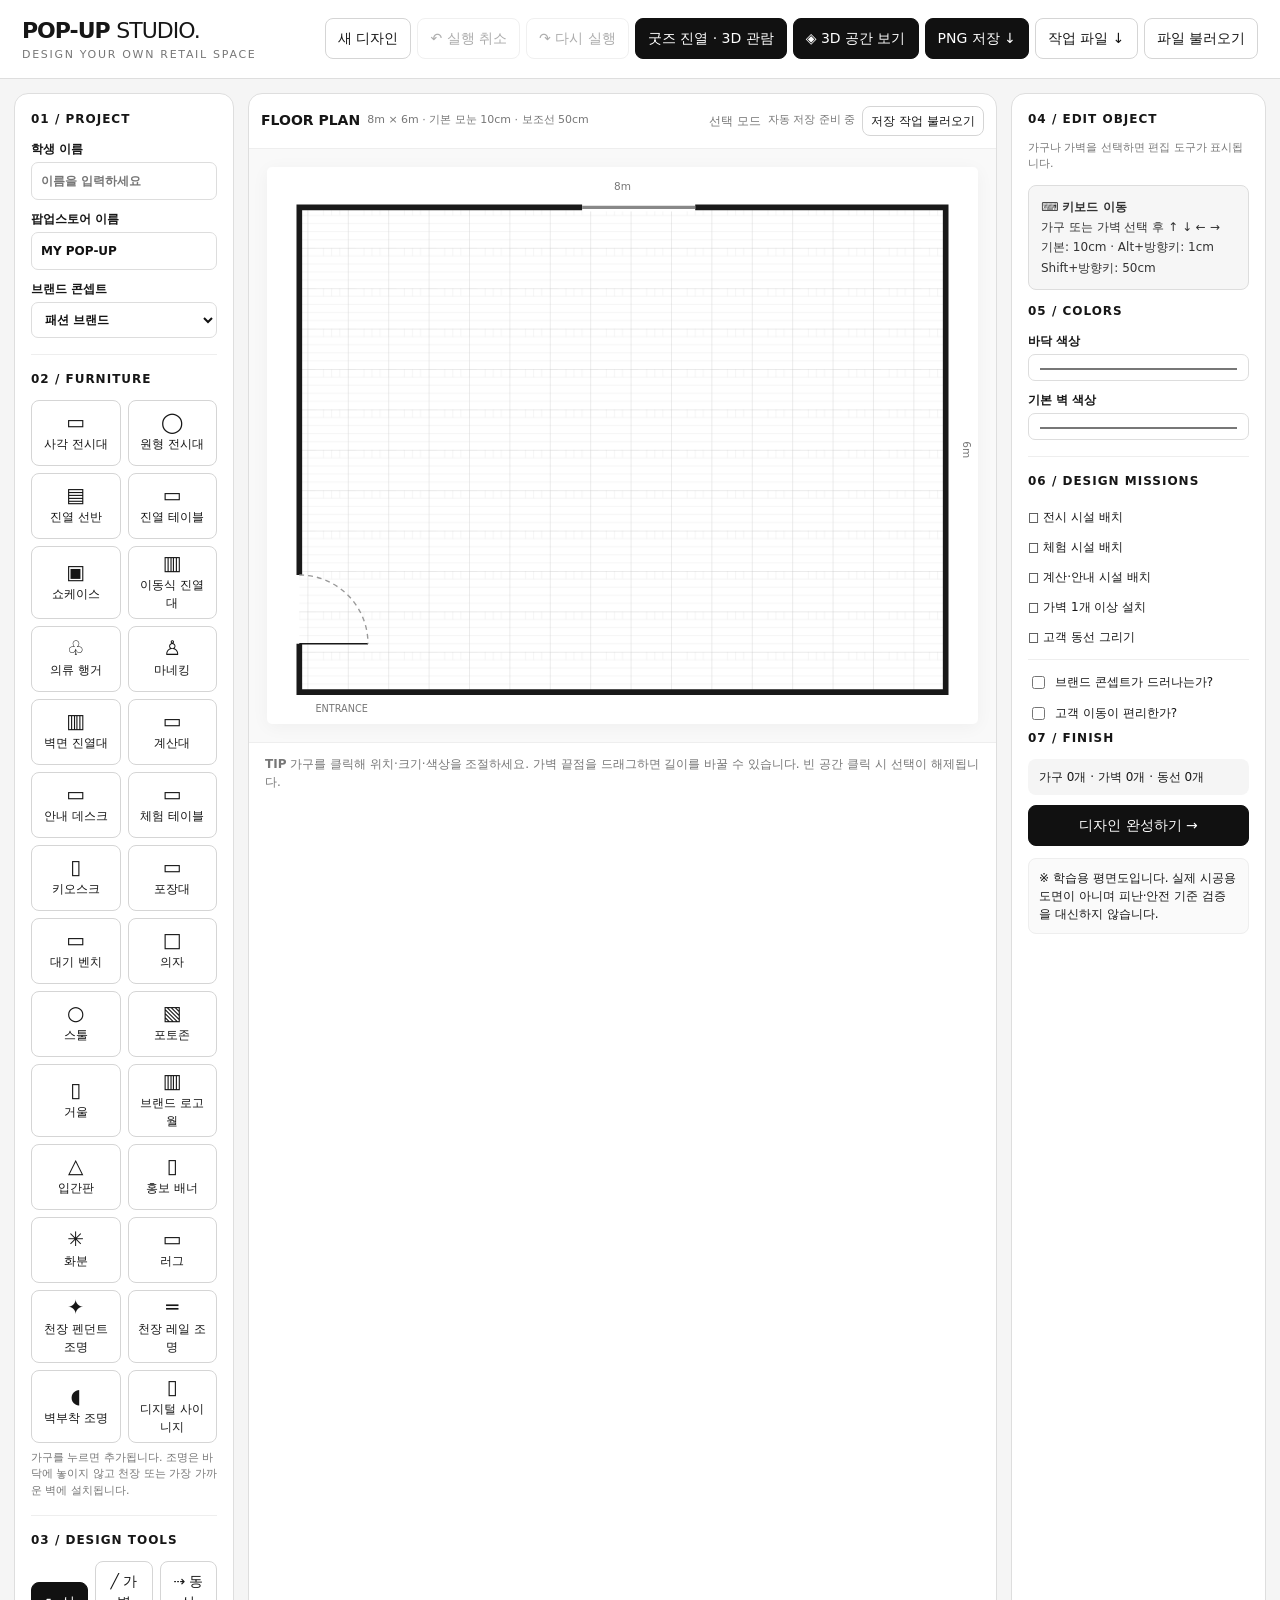
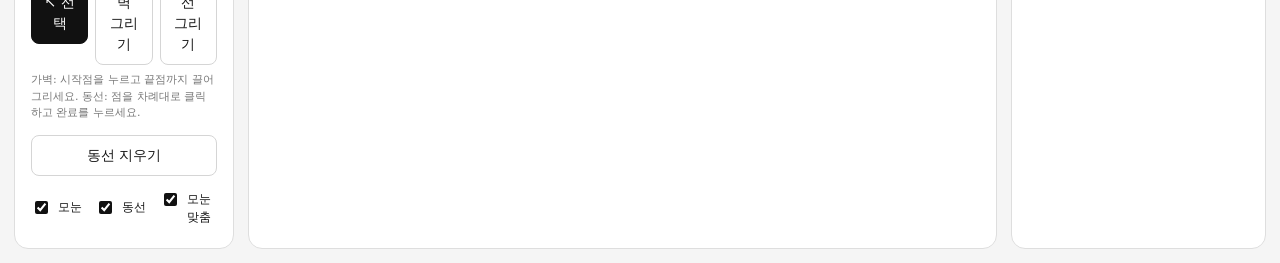
<file: index.html>
<!doctype html><html lang="ko"><head><meta charset="utf-8"><meta name="viewport" content="width=device-width,initial-scale=1"><title>POP-UP STUDIO | 공간 디자인</title><style>
:root{--ink:#161616;--muted:#777;--line:#dedede;--bg:#f5f5f5}*{box-sizing:border-box}body{margin:0;background:var(--bg);color:var(--ink);font:14px/1.5 'Pretendard','Noto Sans KR',system-ui,sans-serif}button,input,select,textarea{font:inherit}button{cursor:pointer;border:1px solid #d5d5d5;background:white;color:#161616;padding:9px 12px;border-radius:8px}button:hover{background:#eee}button.active,.primary{background:#111;color:white;border-color:#111}.primary:hover{background:#333}button:disabled{opacity:.35;cursor:not-allowed}.top{background:white;border-bottom:1px solid var(--line);padding:14px 22px;display:flex;align-items:center;justify-content:space-between;gap:12px;flex-wrap:wrap}.brand{font-size:22px;font-weight:850;letter-spacing:-1px}.sub{font-size:11px;color:#777;letter-spacing:1.7px}.top-actions{display:flex;gap:6px;flex-wrap:wrap}.layout{display:grid;grid-template-columns:220px minmax(350px,1fr) 255px;gap:14px;max-width:1600px;margin:auto;padding:14px}.panel,.workspace{border:1px solid var(--line);border-radius:14px;background:white;overflow:hidden}.panel{padding:16px}.panel h3{font-size:12px;letter-spacing:1px;text-transform:uppercase;margin:0 0 12px}.section{border-top:1px solid #eee;margin-top:16px;padding-top:15px}.catalog{display:grid;grid-template-columns:repeat(2,minmax(0,1fr));gap:7px}.item{font-size:12px;display:flex;flex-direction:column;align-items:center;justify-content:center;gap:3px;min-height:66px;padding:6px;text-align:center}.symbol{font-size:20px;line-height:1}.field{display:block;margin-bottom:10px;font-size:12px;font-weight:650}.field input,.field textarea,.field select{display:block;width:100%;margin-top:4px;padding:9px;border:1px solid #ddd;border-radius:7px;background:white;color:#111}.field textarea{resize:vertical;min-height:72px}.hint{font-size:11px;color:#777;margin:7px 0}.workspace{display:flex;flex-direction:column}.toolbar{display:flex;gap:7px;flex-wrap:wrap;padding:12px;border-bottom:1px solid #eee;align-items:center}.tag{font-size:12px;color:#777;margin-left:auto}.canvas-wrap{min-height:510px;display:flex;align-items:center;justify-content:center;padding:18px;background:#f9f9f9;overflow:auto;touch-action:pan-x pan-y}#plan{width:min(100%,830px);height:auto;overflow:visible;user-select:none;touch-action:none;box-shadow:0 3px 18px #0000000b;background:white;border-radius:5px}.footer{padding:12px 16px;border-top:1px solid #eee;font-size:12px;color:#777}.mini{font-size:11px;color:#777}.row{display:flex;gap:7px;align-items:center;flex-wrap:wrap}.row>*{flex:1}.palette{display:flex;gap:6px;flex-wrap:wrap}.swatch{width:29px;height:29px;border-radius:6px;border:1px solid #bbb;padding:0}.check{display:flex;align-items:start;gap:7px;padding:6px 0;font-size:12px}.check input{margin-top:3px;accent-color:#111}.status{background:#f5f5f5;border-radius:8px;padding:9px 11px;font-size:12px}.modal{position:fixed;inset:0;background:#0009;display:none;align-items:center;justify-content:center;z-index:10;padding:16px}.modal.show{display:flex}.dialog{width:min(600px,100%);max-height:90vh;overflow:auto;background:white;padding:24px;border-radius:14px}.dialog h2{margin:0 0 5px;font-size:24px}.dialog input,.dialog textarea{border:1px solid #ddd;padding:10px;width:100%;border-radius:7px;margin-top:5px}.dialog label{display:block;margin:12px 0;font-weight:600;font-size:12px}.dialog textarea{min-height:70px}.notes{padding:10px;font-size:12px;background:#fafafa;border:1px solid #eee;border-radius:8px;margin-top:12px}@media(max-width:1150px){.layout{grid-template-columns:190px minmax(350px,1fr)}.right{grid-column:1/-1}.right-inner{display:grid;grid-template-columns:repeat(3,1fr);gap:18px}}@media(max-width:720px){.layout{display:flex;flex-direction:column}.catalog{grid-template-columns:repeat(4,1fr)}.right-inner{display:block}.canvas-wrap{padding:7px;min-height:290px}.top{padding:12px}.brand{font-size:18px}.panel{padding:12px}}
</style></head><body>
<header class="top"><div><div class="brand">POP-UP <span style="font-weight:350">STUDIO.</span></div><div class="sub">DESIGN YOUR OWN RETAIL SPACE</div></div><div class="top-actions"><button id="newBtn">새 디자인</button><button id="undo">↶ 실행 취소</button><button id="redo">↷ 다시 실행</button><button id="goodsOpen" class="primary">굿즈 진열 · 3D 관람</button><button id="view3d" class="primary">◈ 3D 공간 보기</button><button id="exportPNG" class="primary">PNG 저장 ↓</button><button id="exportJSON">작업 파일 ↓</button><button id="importBtn">파일 불러오기</button><input type="file" id="importFile" accept=".json,application/json" hidden></div></header>
<div class="layout"><aside class="panel"><h3>01 / PROJECT</h3><label class="field">학생 이름<input id="student" value="" placeholder="이름을 입력하세요"></label><label class="field">팝업스토어 이름<input id="store" value="MY POP-UP" maxlength="50"></label><label class="field">브랜드 콘셉트<select id="concept"><option>패션 브랜드</option><option>화장품 브랜드</option><option>캐릭터 굿즈</option><option>디저트 브랜드</option><option>향수 브랜드</option><option>친환경 브랜드</option><option>자유 주제</option></select></label><div class="section"><h3>02 / FURNITURE</h3><div class="catalog" id="catalog"></div><p class="hint">가구를 누르면 추가됩니다. 조명은 바닥에 놓이지 않고 천장 또는 가장 가까운 벽에 설치됩니다.</p></div><div class="section"><h3>03 / DESIGN TOOLS</h3><div class="row"><button id="selectTool" class="active">↖ 선택</button><button id="wallTool">╱ 가벽 그리기</button><button id="routeTool">⇢ 동선 그리기</button></div><p class="hint">가벽: 시작점을 누르고 끝점까지 끌어 그리세요. 동선: 점을 차례대로 클릭하고 완료를 누르세요.</p><button id="finishRoute" style="display:none;width:100%">동선 완료</button><button id="clearRoute" style="width:100%;margin-top:6px">동선 지우기</button><div class="row" style="margin-top:8px"><label class="check"><input type="checkbox" id="showGrid" checked>모눈</label><label class="check"><input type="checkbox" id="showRoute" checked>동선</label><label class="check"><input type="checkbox" id="snap" checked>모눈 맞춤</label></div></div></aside>
<main class="workspace"><div class="toolbar"><strong>FLOOR PLAN</strong><span class="mini">8m × 6m · 기본 모눈 10cm · 보조선 50cm</span><span class="tag" id="modeText">선택 모드</span><span class="mini" id="autoSaveStatus" role="status" aria-live="polite">자동 저장 준비 중</span><button id="resumeDraft" type="button" style="padding:5px 8px;font-size:12px">저장 작업 불러오기</button></div><div class="canvas-wrap"><svg id="plan" xmlns="http://www.w3.org/2000/svg" viewBox="0 0 880 690" aria-label="팝업스토어 평면도 편집기"><defs><pattern id="grid" width="50" height="50" patternUnits="userSpaceOnUse"><path d="M10 0H0V10 M20 0V10 M30 0V10 M40 0V10 M0 10H50 M0 20H50 M0 30H50 M0 40H50" stroke="#ededed" stroke-width="0.65" fill="none"/><path d="M50 0H0V50" stroke="#cecece" stroke-width="1" fill="none"/></pattern></defs><g id="scene"></g></svg></div><div class="footer"><strong>TIP</strong> 가구를 클릭해 위치·크기·색상을 조절하세요. 가벽 끝점을 드래그하면 길이를 바꿀 수 있습니다. 빈 공간 클릭 시 선택이 해제됩니다.</div></main>
<aside class="panel right"><div class="right-inner"><div><h3>04 / EDIT OBJECT</h3><div id="editor"><p class="hint">가구나 가벽을 선택하면 편집 도구가 표시됩니다.</p></div></div><div><div class="section" style="margin-top:0;border-top:0;padding-top:0"><h3>05 / COLORS</h3><label class="field">바닥 색상<input type="color" id="floorColor" value="#ffffff"></label><label class="field">기본 벽 색상<input type="color" id="wallColor" value="#191919"></label></div><div class="section"><h3>06 / DESIGN MISSIONS</h3><div id="missions"></div></div></div><div><div class="section" style="margin-top:0;border-top:0;padding-top:0"><h3>07 / FINISH</h3><div class="status" id="summary">가구 0개 · 가벽 0개</div><button class="primary" style="width:100%;margin-top:10px" id="finish">디자인 완성하기 →</button><div class="notes">※ 학습용 평면도입니다. 실제 시공용 도면이 아니며 피난·안전 기준 검증을 대신하지 않습니다.</div></div></div></div></aside></div>
<div class="modal" id="modal"><div class="dialog"><h2>DESIGN COMPLETE.</h2><p style="color:#777">나만의 팝업스토어 디자인을 설명해 보세요.</p><label>공간 디자인 의도<textarea id="answer1" placeholder="브랜드 콘셉트와 공간의 특징"></textarea></label><label>가벽을 설치한 이유<textarea id="answer2" placeholder="어떻게 공간을 구분했나요?"></textarea></label><label>동선을 고려한 방법<textarea id="answer3" placeholder="고객이 어떻게 이동하나요?"></textarea></label><div class="row"><button id="closeModal">디자인으로 돌아가기</button><button class="primary" id="saveResult">결과지 PNG 저장 ↓</button></div></div></div>
<script>
(()=>{'use strict';const NS='http://www.w3.org/2000/svg',svg=document.getElementById('plan'),scene=document.getElementById('scene');const BX=40,BY=50,W=800,H=600;let state={items:[],routes:[],floor:'#ffffff',wall:'#191919'},selected=null,mode='select',drag=null,temporary=null,history=[],future=[],uid=1;const $=id=>document.getElementById(id);const types=[['사각 전시대','▭',130,65],['원형 전시대','◯',75,75],['진열 선반','▤',140,35],['진열 테이블','▭',120,70],['쇼케이스','▣',110,55],['이동식 진열대','▥',95,55],['의류 행거','♧',120,35],['마네킹','♙',45,45],['벽면 진열대','▥',135,30],['계산대','▭',110,55],['안내 데스크','▭',120,55],['체험 테이블','▭',140,80],['키오스크','▯',45,40],['포장대','▭',110,55],['대기 벤치','▭',110,38],['의자','□',45,45],['스툴','○',36,36],['포토존','▧',120,50],['거울','▯',65,25],['브랜드 로고월','▥',140,22],['입간판','△',55,38],['홍보 배너','▯',70,24],['화분','✳',45,45],['러그','▭',135,90],['천장 펜던트 조명','✦',40,40],['천장 레일 조명','═',100,25],['벽부착 조명','◖',36,36],['디지털 사이니지','▯',75,20]];const circular=new Set(['원형 전시대','마네킹','스툴','화분','장식 조명','천장 펜던트 조명','벽부착 조명']);function clone(s){return JSON.parse(JSON.stringify(s))}
 // Local draft schema v2. Future online adapter can store {draftId, ownerId, classId, revision, updatedAt, payload}.
 const DRAFT_KEY='popup-studio:local-draft:v2';let autoSaveReady=false,autoSaveTimer=null,autoSaveWarned=false;
 function currentDraft(){return {schemaVersion:2,draftId:activeDraftId,revision:++draftRevision,updatedAt:new Date().toISOString(),state:clone(state),uid,project:{student:$('student').value,store:$('store').value,concept:$('concept').value,answers:[1,2,3].map(n=>$('answer'+n).value)}}}
 let activeDraftId='local-'+Date.now().toString(36),draftRevision=0;
 function storeDraft(){if(!autoSaveReady)return;try{const draft=currentDraft();localStorage.setItem(DRAFT_KEY,JSON.stringify(draft));$('autoSaveStatus').textContent='✓ 자동 저장됨 '+new Date(draft.updatedAt).toLocaleTimeString('ko-KR',{hour:'2-digit',minute:'2-digit'});}catch(e){$('autoSaveStatus').textContent='⚠ 자동 저장 실패 · 작업 파일을 저장하세요';autoSaveWarned=true;}}
 function scheduleDraftSave(){if(!autoSaveReady)return;clearTimeout(autoSaveTimer);$('autoSaveStatus').textContent='저장 중…';autoSaveTimer=setTimeout(storeDraft,600)}
 function restoreDraft(d){if(!d||d.schemaVersion!==2||!d.state||!Array.isArray(d.state.items)||!Array.isArray(d.state.routes))throw Error('invalid draft');state=clone(d.state);uid=Math.max(1,Number(d.uid)||1,...state.items.map(x=>(Number(x.id)||0)+1));selected=null;activeDraftId=d.draftId||activeDraftId;draftRevision=Number(d.revision)||0;const p=d.project||{};$('student').value=p.student||'';$('store').value=p.store||'MY POP-UP';if([...$('concept').options].some(o=>o.value===p.concept))$('concept').value=p.concept;[1,2,3].forEach(n=>$('answer'+n).value=p.answers?.[n-1]||'');$('floorColor').value=state.floor||'#ffffff';$('wallColor').value=state.wall||'#191919'}
 function loadSavedDraft(showPrompt=true){try{const raw=localStorage.getItem(DRAFT_KEY);if(!raw){if(showPrompt)alert('이 브라우저에 저장된 작업이 없습니다. 작업 파일(.json)이 있다면 파일 불러오기를 이용하세요.');return false}const d=JSON.parse(raw);if(showPrompt&&!confirm('자동 저장된 작업을 불러올까요?\\n저장 시각: '+(d.updatedAt?new Date(d.updatedAt).toLocaleString('ko-KR'):'이전 수업')))return false;restoreDraft(d);history=[];future=[];updateHistory();render();$('autoSaveStatus').textContent='✓ 이전 작업 복원 완료';return true}catch(e){$('autoSaveStatus').textContent='⚠ 복원 실패';if(showPrompt)alert('자동 저장 작업을 읽지 못했습니다. 작업 파일(.json)을 확인해 주세요.');return false}}
 function initDraft(){autoSaveReady=false;try{const raw=localStorage.getItem(DRAFT_KEY);if(raw){const d=JSON.parse(raw);if(confirm('이전에 자동 저장된 디자인이 있습니다.\\n저장 시각: '+(d.updatedAt?new Date(d.updatedAt).toLocaleString('ko-KR'):'이전 수업')+'\\n\\n확인: 이어하기 / 취소: 현재 빈 화면 유지'))restoreDraft(d)}}catch(e){$('autoSaveStatus').textContent='⚠ 자동 저장 읽기 실패'}}
 $('resumeDraft').onclick=()=>loadSavedDraft(true);
 ['student','store','concept','answer1','answer2','answer3'].forEach(id=>$(id).addEventListener('input',scheduleDraftSave));
 window.addEventListener('pagehide',()=>{if(autoSaveTimer)clearTimeout(autoSaveTimer);storeDraft()});
 function save(){history.push(clone(state));if(history.length>80)history.shift();future=[];updateHistory()}function updateHistory(){$('undo').disabled=!history.length;$('redo').disabled=!future.length}function restore(s){state=clone(s);selected=null;render()}function undo(){if(!history.length)return;future.push(clone(state));restore(history.pop());updateHistory()}function redo(){if(!future.length)return;history.push(clone(state));restore(future.pop());updateHistory()};$('undo').onclick=undo;$('redo').onclick=redo;function node(t,a={},txt){const n=document.createElementNS(NS,t);Object.entries(a).forEach(([k,v])=>n.setAttribute(k,String(v)));if(txt!=null)n.textContent=txt;return n}function put(parent,t,a={},txt){const n=node(t,a,txt);parent.appendChild(n);return n}function snap(v){return $('snap').checked?Math.round(v/10)*10:v}function bounded(v,min,max){return Math.max(min,Math.min(max,v))}
// Rotation-aware visible footprint: keep every corner within the room.
function footprint(i){const a=(i.rotation||0)*Math.PI/180;return {x:(Math.abs(i.w*Math.cos(a))+Math.abs(i.h*Math.sin(a)))/2,y:(Math.abs(i.w*Math.sin(a))+Math.abs(i.h*Math.cos(a)))/2}}
function fitFurniture(i){const f=footprint(i);const cx=bounded(i.x+i.w/2,f.x,W-f.x),cy=bounded(i.y+i.h/2,f.y,H-f.y);i.x=cx-i.w/2;i.y=cy-i.h/2}
function positionFurniture(i,x,y){i.x=x;i.y=y;fitFurniture(i)}
function point(e){const p=svg.createSVGPoint();p.x=e.clientX;p.y=e.clientY;const m=svg.getScreenCTM();return m?p.matrixTransform(m.inverse()):{x:0,y:0}}function loc(p){return{x:bounded(p.x-BX,0,W),y:bounded(p.y-BY,0,H)}}function inRoom(p){return p.x>=0&&p.y>=0&&p.x<=W&&p.y<=H}function itBy(id){return state.items.find(i=>i.id===id)}function add(type){let t=types.find(t=>t[0]===type);if(!t)return;save();const offset=state.items.length%8*16;const i={id:uid++,kind:'furniture',type,x:bounded(300+offset,0,W-t[2]),y:bounded(240+offset,0,H-t[3]),w:t[2],h:t[3],rotation:0,color:'#eeeeee'};state.items.push(i);selected=i.id;mode='select';updateModes();render()}types.forEach(t=>{const b=document.createElement('button');b.className='item';b.innerHTML=`<span class="symbol">${t[1]}</span><span>${t[0]}</span>`;b.onclick=()=>add(t[0]);$('catalog').appendChild(b)});function render(){scheduleDraftSave();window.dispatchEvent(new Event('popup-design-change'));while(scene.firstChild)scene.removeChild(scene.firstChild);put(scene,'rect',{x:BX,y:BY,width:W,height:H,fill:state.floor});if($('showGrid').checked)put(scene,'rect',{x:BX,y:BY,width:W,height:H,fill:'url(#grid)'});const wall=state.wall;put(scene,'path',{d:`M ${BX} ${BY+455} V${BY} H${BX+W} V${BY+H} H${BX} V${BY+540}`,stroke:wall,'stroke-width':7,fill:'none'});put(scene,'path',{d:`M${BX} ${BY+540} L${BX+85} ${BY+540}`,stroke:wall,'stroke-width':2,fill:'none'});put(scene,'path',{d:`M${BX} ${BY+455} A85 85 0 0 1 ${BX+85} ${BY+540}`,stroke:'#999','stroke-width':1.7,'stroke-dasharray':'6 5',fill:'none'});put(scene,'line',{x1:BX+350,y1:BY,x2:BX+490,y2:BY,stroke:'#fff','stroke-width':10});put(scene,'line',{x1:BX+350,y1:BY,x2:BX+490,y2:BY,stroke:'#888','stroke-width':4});put(scene,'text',{x:BX+W/2,y:28,'text-anchor':'middle',fill:'#777','font-size':13},'8m');put(scene,'text',{x:BX+W+22,y:BY+H/2,transform:`rotate(90 ${BX+W+22} ${BY+H/2})`,'text-anchor':'middle',fill:'#777','font-size':13},'6m');put(scene,'text',{x:BX+20,y:BY+H+24,fill:'#777','font-size':12},'ENTRANCE');for(const i of state.items){const group=put(scene,'g',{'data-id':i.id,style:'cursor:grab'});if(i.kind==='wall'){put(group,'line',{x1:BX+i.x1,y1:BY+i.y1,x2:BX+i.x2,y2:BY+i.y2,stroke:i.color,'stroke-width':i.thickness||12,'stroke-linecap':'square'});put(group,'line',{x1:BX+i.x1,y1:BY+i.y1,x2:BX+i.x2,y2:BY+i.y2,stroke:'transparent','stroke-width':28});if(selected===i.id){for(const [x,y,handle] of [[i.x1,i.y1,'start'],[i.x2,i.y2,'end']])put(group,'circle',{cx:BX+x,cy:BY+y,r:9,fill:'#fff',stroke:'#111','stroke-width':2,'data-handle':handle})}}else{const g=put(group,'g',{transform:`translate(${BX+i.x+i.w/2} ${BY+i.y+i.h/2}) rotate(${i.rotation})`});if(circular.has(i.type))put(g,'ellipse',{cx:0,cy:0,rx:i.w/2,ry:i.h/2,fill:i.color,stroke:'#333','stroke-width':1.5});else put(g,'rect',{x:-i.w/2,y:-i.h/2,width:i.w,height:i.h,rx:Math.min(i.w,i.h)*.07,fill:i.color,stroke:'#333','stroke-width':1.5});if(['의류 행거','진열 선반','벽면 진열대'].includes(i.type))for(let j=-1;j<=1;j++)put(g,'line',{x1:-i.w/2+8,y1:j*7,x2:i.w/2-8,y2:j*7,stroke:'#666','stroke-width':1});if((i.type==='의류 행거'||i.type==='마네킹')&&i.garment&&i.garment!=='none'){put(g,'circle',{cx:0,cy:0,r:Math.min(12,i.w*.23),fill:i.garmentColor||'#b8a49b',stroke:'#222','stroke-width':1,'pointer-events':'none'});put(g,'text',{x:0,y:-Math.max(13,i.h*.19),'font-size':9,'text-anchor':'middle',fill:'#222','pointer-events':'none'},i.type==='의류 행거'?'옷걸이 '+(i.garmentCount||4)+'개':'착장 중')}
 if(i.type==='전신거울'||i.type==='거울')put(g,'line',{x1:-i.w/3,y1:-i.h/3,x2:i.w/3,y2:i.h/3,stroke:'#999','stroke-width':1});put(g,'text',{x:0,y:4,'text-anchor':'middle','font-size':Math.min(11,Math.max(8,i.w/10)),fill:'#222','pointer-events':'none'},i.type==='장식 조명'?'천장 조명':i.type);if(selected===i.id)put(g,'rect',{x:-i.w/2-6,y:-i.h/2-6,width:i.w+12,height:i.h+12,fill:'none',stroke:'#111','stroke-width':2,'stroke-dasharray':'5 4','pointer-events':'none'})}}
if($('showRoute').checked){const all=[...state.routes];if(temporary?.kind==='route')all.push(temporary.points);all.forEach(a=>{if(a.length<2)return;const d=a.map((p,j)=>`${j?'L':'M'}${BX+p.x} ${BY+p.y}`).join(' ');put(scene,'path',{d,fill:'none',stroke:'#111','stroke-width':3,'stroke-dasharray':'9 8','marker-end':'none','pointer-events':'none'});const last=a[a.length-1],prev=a[a.length-2],angle=Math.atan2(last.y-prev.y,last.x-prev.x);put(scene,'path',{d:`M${BX+last.x} ${BY+last.y} l${-12*Math.cos(angle-.5)} ${-12*Math.sin(angle-.5)} M${BX+last.x} ${BY+last.y} l${-12*Math.cos(angle+.5)} ${-12*Math.sin(angle+.5)}`,stroke:'#111','stroke-width':3,fill:'none','pointer-events':'none'})})}if(temporary?.kind==='wall')put(scene,'line',{x1:BX+temporary.x1,y1:BY+temporary.y1,x2:BX+temporary.x2,y2:BY+temporary.y2,stroke:'#555','stroke-width':10,'stroke-dasharray':'5 4','pointer-events':'none'});for(const o of state.goodsStudio?.objects||[]){if(o.kind!=='goods')continue;const x=BX+(o.x+4)*100,y=BY+(o.z+3)*100;const g=put(scene,'g',{'pointer-events':'none'});put(g,'circle',{cx:x,cy:y,r:12,fill:'#fff',stroke:'#222','stroke-width':1.5});put(g,'text',{x,y:y+4,'text-anchor':'middle','font-size':9,fill:'#222'},'굿즈')}renderEditor();renderMissions();$('summary').textContent=`가구 ${state.items.filter(i=>i.kind==='furniture').length}개 · 가벽 ${state.items.filter(i=>i.kind==='wall').length}개 · 동선 ${state.routes.length}개`}
function renderEditor(){const ed=$('editor'),i=itBy(selected);ed.innerHTML='';if(!i){ed.innerHTML='<p class="hint">가구나 가벽을 선택하면 편집 도구가 표시됩니다.</p>';return}const label=document.createElement('p');label.innerHTML=`<strong>${i.kind==='wall'?'가벽':i.type}</strong>`;ed.append(label);function field(name,value,callback,min,max,step=1){const l=document.createElement('label');l.className='field';l.textContent=name;const inp=document.createElement('input');inp.type='number';inp.value=value;inp.min=min;inp.max=max;inp.step=step;inp.onchange=()=>{const n=Number(inp.value);if(!Number.isFinite(n))return;save();callback(n);render()};l.append(inp);ed.append(l)}if(i.kind==='wall'){field('길이 (m)',(Math.hypot(i.x2-i.x1,i.y2-i.y1)/100).toFixed(2),n=>{let a=Math.atan2(i.y2-i.y1,i.x2-i.x1),len=bounded(n*100,50,900);i.x2=bounded(i.x1+Math.cos(a)*len,0,W);i.y2=bounded(i.y1+Math.sin(a)*len,0,H)},.5,9,.5);field('두께 (도면 단위)',i.thickness||12,n=>i.thickness=bounded(n,4,30),4,30)}else{field('너비 (cm)',i.w,n=>{i.w=bounded(n,20,400);fitFurniture(i)},20,400,10);field('높이 (cm)',i.h,n=>{i.h=bounded(n,20,350);fitFurniture(i)},20,350,10);field('회전 (°)',i.rotation,n=>{i.rotation=((n%360)+360)%360;fitFurniture(i)},0,359,15)}const l=document.createElement('label');l.className='field';l.textContent='색상';const col=document.createElement('input');col.type='color';col.value=i.color;col.onchange=()=>{save();i.color=col.value;render()};l.append(col);ed.append(l);
if(i.kind==='furniture'){const finishLabel=document.createElement('label');finishLabel.className='field';finishLabel.textContent='재질 / 질감';const finish=document.createElement('select');for(const [key,label] of [['matte','무광'],['gloss','유광'],['wood','나무'],['metal','메탈'],['glass','유리'],['fabric','패브릭'],['concrete','콘크리트']]){const opt=document.createElement('option');opt.value=key;opt.textContent=label;finish.append(opt)}finish.value=i.material||'matte';finish.onchange=()=>{save();i.material=finish.value;render()};finishLabel.append(finish);ed.append(finishLabel)}
if(i.kind==='furniture'&&['의류 행거','마네킹'].includes(i.type)){
 const heading=document.createElement('div');heading.className='section';heading.innerHTML='<h3>의류 전시 / 착장</h3><p class="hint">선택한 가구에 옷을 걸거나 마네킹에 입힙니다. 3D 미리보기에도 반영됩니다.</p>';ed.append(heading);
 const addSelect=(title,choices,value,onchange)=>{const label=document.createElement('label');label.className='field';label.textContent=title;const sel=document.createElement('select');for(const [v,t] of choices){const opt=document.createElement('option');opt.value=v;opt.textContent=t;sel.append(opt)}sel.value=value;sel.onchange=()=>{save();onchange(sel.value);render()};label.append(sel);ed.append(label)};
 addSelect('옷 종류',[['none','전시하지 않음'],['shirt','상의 / 티셔츠'],['jacket','재킷 / 아우터'],['dress','원피스'],['pants','바지']],i.garment||'none',v=>i.garment=v);
 const cloth=document.createElement('label');cloth.className='field';cloth.textContent='의류 색상';const pick=document.createElement('input');pick.type='color';pick.value=i.garmentColor||'#b8a49b';pick.onchange=()=>{save();i.garmentColor=pick.value;render()};cloth.append(pick);ed.append(cloth);
 if(i.type==='의류 행거'){const q=document.createElement('label');q.className='field';q.textContent='옷걸이 수량 (1~8)';const num=document.createElement('input');num.type='number';num.min='1';num.max='8';num.step='1';num.value=i.garmentCount||4;num.onchange=()=>{save();i.garmentCount=Math.max(1,Math.min(8,Number(num.value)||4));render()};q.append(num);ed.append(q)}
 }
 const row=document.createElement('div');row.className='row';const r=document.createElement('button');r.textContent='↻ 90° 회전';r.onclick=()=>{save();if(i.kind==='wall'){const a=i.x2-i.x1,b=i.y2-i.y1;i.x2=bounded(i.x1-b,0,W);i.y2=bounded(i.y1+a,0,H)}else {i.rotation=(i.rotation+90)%360;fitFurniture(i)}render()};const copy=document.createElement('button');copy.textContent='복제';copy.onclick=()=>{save();let cp=clone(i);cp.id=uid++;if(i.kind==='wall'){cp.x1=bounded(cp.x1+30,0,W);cp.y1=bounded(cp.y1+30,0,H);cp.x2=bounded(cp.x2+30,0,W);cp.y2=bounded(cp.y2+30,0,H)}else{positionFurniture(cp,cp.x+25,cp.y+25)}state.items.push(cp);selected=cp.id;render()};const del=document.createElement('button');del.textContent='삭제';del.onclick=()=>{save();state.items=state.items.filter(t=>t.id!==i.id);selected=null;render()};row.append(r,copy,del);ed.append(row)}function renderMissions(){const names=state.items.filter(i=>i.kind==='furniture').map(i=>i.type),walls=state.items.some(i=>i.kind==='wall');const auto=[['전시 시설 배치',names.some(n=>n.includes('전시')||n.includes('진열')||n==='쇼케이스'||n==='의류 행거')],['체험 시설 배치',names.some(n=>n.includes('체험'))],['계산·안내 시설 배치',names.includes('계산대')||names.includes('안내 데스크')],['가벽 1개 이상 설치',walls],['고객 동선 그리기',state.routes.length>0]];$('missions').innerHTML=auto.map(([s,v])=>`<div class="check">${v?'☑':'□'} ${s}</div>`).join('')+'<hr style="border:0;border-top:1px solid #eee"><label class="check"><input type="checkbox">브랜드 콘셉트가 드러나는가?</label><label class="check"><input type="checkbox">고객 이동이 편리한가?</label>'}function updateModes(){for(const [id,m] of [['selectTool','select'],['wallTool','wall'],['routeTool','route']])$(id).classList.toggle('active',mode===m);$('modeText').textContent={select:'선택 모드',wall:'가벽 그리기 모드',route:'동선 그리기 모드'}[mode];$('finishRoute').style.display=mode==='route'?'block':'none';svg.style.cursor=mode==='select'?'default':'crosshair'}function setMode(m){if(mode==='route'&&temporary?.kind==='route')finishRoute();mode=m;temporary=null;updateModes();render()}$('selectTool').onclick=()=>setMode('select');$('wallTool').onclick=()=>setMode('wall');$('routeTool').onclick=()=>setMode('route');function finishRoute(){if(temporary?.kind==='route'&&temporary.points.length>=2){save();state.routes.push(temporary.points)}temporary=null;render()}$('finishRoute').onclick=finishRoute;$('clearRoute').onclick=()=>{if(state.routes.length){save();state.routes=[]}temporary=null;render()};['showGrid','showRoute','snap'].forEach(id=>$(id).onchange=render);function pointerDown(e){if(e.button!==0)return;const p=loc(point(e));if(!inRoom(p))return;if(mode==='route'){if(!temporary)temporary={kind:'route',points:[]};temporary.points.push({x:snap(p.x),y:snap(p.y)});render();return}if(mode==='wall'){drag={type:'newwall',pointer:e.pointerId};temporary={kind:'wall',x1:snap(p.x),y1:snap(p.y),x2:snap(p.x),y2:snap(p.y)};svg.setPointerCapture(e.pointerId);return}const handle=e.target.closest?.('[data-handle]')?.getAttribute('data-handle');const itemGroup=e.target.closest?.('[data-id]');if(!itemGroup){selected=null;render();return}const i=itBy(+itemGroup.getAttribute('data-id'));if(!i)return;selected=i.id;save();drag={type:handle||'move',pointer:e.pointerId,start:p,original:clone(i)};svg.setPointerCapture(e.pointerId);render()}function pointerMove(e){if(!drag)return;const p=loc(point(e));if(drag.type==='newwall'){temporary.x2=snap(p.x);temporary.y2=snap(p.y);render();return}const i=itBy(selected),o=drag.original;if(!i)return;const dx=p.x-drag.start.x,dy=p.y-drag.start.y;if(i.kind==='wall'){if(drag.type==='start'){i.x1=bounded(snap(o.x1+dx),0,W);i.y1=bounded(snap(o.y1+dy),0,H)}else if(drag.type==='end'){i.x2=bounded(snap(o.x2+dx),0,W);i.y2=bounded(snap(o.y2+dy),0,H)}else{let ddx=snap(dx),ddy=snap(dy);ddx=bounded(ddx,-Math.min(o.x1,o.x2),W-Math.max(o.x1,o.x2));ddy=bounded(ddy,-Math.min(o.y1,o.y2),H-Math.max(o.y1,o.y2));i.x1=o.x1+ddx;i.y1=o.y1+ddy;i.x2=o.x2+ddx;i.y2=o.y2+ddy}}else{positionFurniture(i,snap(o.x+dx),snap(o.y+dy))}render()}function pointerUp(e){if(!drag)return;if(drag.type==='newwall'&&temporary){const len=Math.hypot(temporary.x2-temporary.x1,temporary.y2-temporary.y1);if(len>=30){save();const i={...temporary,id:uid++,color:'#111111',thickness:12};state.items.push(i);selected=i.id}temporary=null}drag=null;render()}svg.addEventListener('pointerdown',pointerDown);svg.addEventListener('pointermove',pointerMove);svg.addEventListener('pointerup',pointerUp);svg.addEventListener('pointercancel',pointerUp);window.addEventListener('keydown',e=>{if(['INPUT','TEXTAREA','SELECT'].includes(document.activeElement.tagName)||document.activeElement?.isContentEditable)return;
// Arrow keys: 10cm; Alt/Option: 1cm; Shift: 50cm.
const directions={ArrowLeft:[-1,0],ArrowRight:[1,0],ArrowUp:[0,-1],ArrowDown:[0,1]};
if(Object.prototype.hasOwnProperty.call(directions,e.key)){
 const item=itBy(selected);
 if(!item||e.ctrlKey||e.metaKey||document.getElementById('threeModal')?.classList.contains('open'))return;
 e.preventDefault();
 const step=e.altKey?1:e.shiftKey?50:10;
 const [axisX,axisY]=directions[e.key];let dx=axisX*step,dy=axisY*step;
 if(item.kind==='wall'){
  dx=bounded(dx,-Math.min(item.x1,item.x2),W-Math.max(item.x1,item.x2));
  dy=bounded(dy,-Math.min(item.y1,item.y2),H-Math.max(item.y1,item.y2));
  if(!dx&&!dy)return;
  save();item.x1+=dx;item.y1+=dy;item.x2+=dx;item.y2+=dy;
 }else{
  const oldX=item.x,oldY=item.y;positionFurniture(item,item.x+dx,item.y+dy);const nx=item.x,ny=item.y;item.x=oldX;item.y=oldY;
  if(nx===item.x&&ny===item.y)return;
  save();positionFurniture(item,nx,ny);
 }
 render();return;
}
if(e.key==='Delete'||e.key==='Backspace'){const i=itBy(selected);if(i){save();state.items=state.items.filter(j=>j.id!==selected);selected=null;render()}}if((e.ctrlKey||e.metaKey)&&e.key.toLowerCase()==='z'){e.preventDefault();e.shiftKey?redo():undo()}});$('floorColor').onchange=e=>{save();state.floor=e.target.value;render()};$('wallColor').onchange=e=>{save();state.wall=e.target.value;render()};function filename(ext){return (($('store').value||'popup').replace(/[\\/:*?"<>|]/g,'_')+'_'+($('student').value||'student').replace(/[\\/:*?"<>|]/g,'_')+'.'+ext)}function download(blob,name){const a=document.createElement('a'),url=URL.createObjectURL(blob);a.href=url;a.download=name;document.body.append(a);a.click();a.remove();setTimeout(()=>URL.revokeObjectURL(url),1000)}function exportImage(result=false){const paper=document.createElementNS(NS,'svg');paper.setAttribute('xmlns',NS);paper.setAttribute('width','1100');paper.setAttribute('height',result?'1180':'900');paper.setAttribute('viewBox',`0 0 1100 ${result?1180:900}`);put(paper,'rect',{width:1100,height:result?1180:900,fill:'#fff'});put(paper,'text',{x:60,y:76,'font-size':36,'font-weight':750,fill:'#111'},'POP-UP STUDIO.');put(paper,'text',{x:60,y:111,'font-size':18,fill:'#555'},`${$('store').value}  |  ${$('student').value||'학생'}  |  ${$('concept').value}`);const embedded=scene.cloneNode(true);embedded.setAttribute('transform','translate(42 140) scale(1.12)');paper.appendChild(embedded);if(result){put(paper,'line',{x1:60,y1:925,x2:1040,y2:925,stroke:'#ddd'});const lines=[['디자인 의도',$('answer1').value],['가벽 활용',$('answer2').value],['고객 동선',$('answer3').value]];lines.forEach(([label,value],idx)=>{const y=962+idx*68;put(paper,'text',{x:60,y,'font-size':17,'font-weight':'bold',fill:'#111'},label);put(paper,'text',{x:230,y,'font-size':16,fill:'#333'},(value||'미작성').replace(/[<>]/g,'').slice(0,65))})}const src=new XMLSerializer().serializeToString(paper),blob=new Blob([src],{type:'image/svg+xml;charset=utf-8'}),url=URL.createObjectURL(blob),img=new Image();img.onload=()=>{const canvas=document.createElement('canvas');canvas.width=1100;canvas.height=result?1180:900;const ctx=canvas.getContext('2d');ctx.fillStyle='#fff';ctx.fillRect(0,0,canvas.width,canvas.height);ctx.drawImage(img,0,0);URL.revokeObjectURL(url);canvas.toBlob(b=>b&&download(b,filename('png')),'image/png')};img.onerror=()=>{URL.revokeObjectURL(url);alert('이미지를 저장하지 못했습니다. 다시 시도해 주세요.')};img.src=url}$('exportPNG').onclick=()=>exportImage(false);$('finish').onclick=()=>{$('modal').classList.add('show')};$('closeModal').onclick=()=>$('modal').classList.remove('show');$('saveResult').onclick=()=>exportImage(true);$('exportJSON').onclick=()=>download(new Blob([JSON.stringify({version:1,state,uid,project:{student:$('student').value,store:$('store').value,concept:$('concept').value,answers:[$('answer1').value,$('answer2').value,$('answer3').value]}},null,2)],{type:'application/json'}),filename('json'));$('importBtn').onclick=()=>$('importFile').click();$('importFile').onchange=async e=>{const file=e.target.files[0];if(!file)return;try{const data=JSON.parse(await file.text());if(data.version!==1||!Array.isArray(data.state?.items)||!Array.isArray(data.state?.routes))throw Error();save();state=data.state;uid=Math.max(Number(data.uid)||1,...state.items.map(i=>i.id+1),1);selected=null;const p=data.project||{};$('student').value=p.student||'';$('store').value=p.store||'MY POP-UP';if([...$('concept').options].some(o=>o.value===p.concept))$('concept').value=p.concept;[1,2,3].forEach((n)=>$('answer'+n).value=p.answers?.[n-1]||'');$('floorColor').value=state.floor;$('wallColor').value=state.wall;render()}catch{alert('올바른 작업 파일(.json)이 아닙니다.')}e.target.value=''};$('newBtn').onclick=()=>{if(!confirm('현재 디자인을 초기화할까요? 필요한 경우 먼저 작업 파일을 저장하세요.'))return;save();state={items:[],routes:[],floor:'#ffffff',wall:'#191919'};selected=null;uid=1;$('floorColor').value='#ffffff';$('wallColor').value='#191919';render()};window.getPopUpDesign=()=>JSON.parse(JSON.stringify(state));
window.setPopUpGoods=(goods)=>{state.goodsStudio=clone(goods);scheduleDraftSave()};window.refreshPopUpPlan=()=>render();
window.getPlanSelection=()=>selected;window.getFurnitureCatalog=()=>clone(types);
window.runPopUpTool=c=>{if(c.action==='add'){add(c.type);return}if(c.action==='undo'){undo();return}if(c.action==='redo'){redo();return}if(c.action==='wall'){save();state.items.push({id:uid++,kind:'wall',x1:bounded(c.points[0].x,0,W),y1:bounded(c.points[0].y,0,H),x2:bounded(c.points[1].x,0,W),y2:bounded(c.points[1].y,0,H),thickness:12,color:state.wall});selected=uid-1;render();return}if(c.action==='route'){save();state.routes.push(c.points);render();return}if(c.action==='clearRoute'){save();state.routes=[];render();return}if(c.action==='roomColor'){save();if(/^#[0-9a-f]{6}$/i.test(c.color)&&['floor','wall'].includes(c.field)){state[c.field]=c.color;$(c.field+'Color').value=c.color}render();return}};
window.editPopUpFurniture=(command)=>{const i=itBy(Number(command.id));if(!i)return;if(i.kind==='wall'){save();const v=command.value,cx=(i.x1+i.x2)/2,cy=(i.y1+i.y2)/2;if(command.action==='delete'){state.items=state.items.filter(x=>x.id!==i.id)}else if(command.action==='duplicate'){const cp=clone(i);cp.id=uid++;cp.x1=bounded(cp.x1+20,0,W);cp.x2=bounded(cp.x2+20,0,W);state.items.push(cp);selected=cp.id}else if(command.field==='color'&&/^#[0-9a-f]{6}$/i.test(v))i.color=v;else if(command.field==='thickness'&&Number.isFinite(v))i.thickness=bounded(v,4,30);else if(command.field==='position'){const dx=(v.x+4)*100-cx,dy=(v.z+3)*100-cy;const mx=bounded(dx,-Math.min(i.x1,i.x2),W-Math.max(i.x1,i.x2)),my=bounded(dy,-Math.min(i.y1,i.y2),H-Math.max(i.y1,i.y2));i.x1+=mx;i.x2+=mx;i.y1+=my;i.y2+=my}else if(['rotation','width'].includes(command.field)&&Number.isFinite(v)){const a=command.field==='rotation'?v*Math.PI/180:Math.atan2(i.y2-i.y1,i.x2-i.x1),len=command.field==='width'?bounded(v,50,900):Math.hypot(i.x2-i.x1,i.y2-i.y1);i.x1=bounded(cx-Math.cos(a)*len/2,0,W);i.y1=bounded(cy-Math.sin(a)*len/2,0,H);i.x2=bounded(cx+Math.cos(a)*len/2,0,W);i.y2=bounded(cy+Math.sin(a)*len/2,0,H)}render();return}save();if(command.action==='delete'){state.items=state.items.filter(x=>x.id!==i.id);selected=null}else if(command.action==='duplicate'){const cp=clone(i);cp.id=uid++;positionFurniture(cp,cp.x+30,cp.y+30);state.items.push(cp);selected=cp.id}else{const v=command.value;if(command.field==='position'&&Number.isFinite(v.x)&&Number.isFinite(v.z))positionFurniture(i,(v.x+4)*100-i.w/2,(v.z+3)*100-i.h/2);if(command.field==='rotation'&&Number.isFinite(v))i.rotation=((v%360)+360)%360;if(command.field==='width'&&Number.isFinite(v))i.w=bounded(v,20,400);if(command.field==='depth'&&Number.isFinite(v))i.h=bounded(v,20,350);if(command.field==='color'&&/^#[0-9a-f]{6}$/i.test(v))i.color=v;if(command.field==='material'&&['matte','gloss','wood','metal','glass','fabric','concrete'].includes(v))i.material=v;if(['의류 행거','마네킹'].includes(i.type)){if(command.field==='garment'&&['none','shirt','jacket','dress','pants'].includes(v))i.garment=v;if(command.field==='garmentColor'&&/^#[0-9a-f]{6}$/i.test(v))i.garmentColor=v;if(command.field==='garmentCount'&&Number.isFinite(v))i.garmentCount=bounded(Math.round(v),1,8)}fitFurniture(i);selected=i.id}render()};

window.getPopUpProject=()=>({student:$('student').value,store:$('store').value,concept:$('concept').value,answers:[1,2,3].map(n=>$('answer'+n).value)});
window.setPopUpProject=p=>{if(!p)return;$('student').value=p.student||'';$('store').value=p.store||'MY POP-UP';if([...$('concept').options].some(o=>o.value===p.concept))$('concept').value=p.concept;[1,2,3].forEach(n=>$('answer'+n).value=p.answers?.[n-1]||'')};
window.importGoodsProject=(goods)=>{if(!goods.planSource)return;save();state=clone(goods.planSource);state.goodsStudio=clone({...goods,planSource:undefined,planProject:undefined});uid=Math.max(1,...state.items.map(i=>(Number(i.id)||0)+1));window.setPopUpProject(goods.planProject);selected=null;render()};

const keyboardGuide=document.createElement('div');keyboardGuide.style.cssText='margin:12px 0;padding:11px 12px;background:#f6f6f6;border:1px solid #ddd;border-radius:8px;color:#333;font-size:12px;line-height:1.7';
keyboardGuide.innerHTML='<strong>⌨ 키보드 이동</strong><br>가구 또는 가벽 선택 후 ↑ ↓ ← →<br>기본: 10cm · Alt+방향키: 1cm<br>Shift+방향키: 50cm';
$('editor').parentElement.appendChild(keyboardGuide);
initDraft();render();autoSaveReady=true;updateHistory();updateModes()})();
</script>
<style>
#threeModal{position:fixed;inset:0;background:#000b;z-index:50;display:none;align-items:center;justify-content:center;padding:16px}
#threeModal.open{display:flex}.three-shell{background:#fff;width:min(1150px,100%);height:min(820px,94vh);border-radius:16px;display:flex;flex-direction:column;overflow:hidden;color:#111}
.three-head{padding:15px 20px;display:flex;align-items:center;gap:12px;border-bottom:1px solid #ddd;flex-wrap:wrap}.three-head strong{font-size:17px}.three-head .spacer{flex:1}.three-head button{padding:7px 12px}
#threeCanvas{display:block;width:100%;height:100%;cursor:grab;touch-action:none;background:#f4f4f4}#threeCanvas:active{cursor:grabbing}.three-stage{flex:1;min-height:180px;position:relative}.three-help{position:absolute;bottom:14px;left:15px;background:#fffffff0;border:1px solid #ddd;border-radius:8px;padding:8px 12px;font-size:12px;pointer-events:none}
.three-foot{padding:10px 18px;display:flex;align-items:center;gap:10px;flex-wrap:wrap;border-top:1px solid #eee;font-size:12px;color:#555}
</style>
<div id="threeModal" role="dialog" aria-modal="true" aria-label="3D 공간 미리보기"><div class="three-shell"><div class="three-head"><strong>POP-UP STUDIO. / 3D VIEW</strong><span id="threeObjectCount" style="font-size:12px;color:#777">가구와 가벽 배치를 3D로 확인</span><span class="spacer"></span><button id="threeReset">시점 초기화</button><button id="threeSave">3D 이미지 저장</button><button id="threeClose" aria-label="닫기">✕ 닫기</button></div><div class="three-stage"><canvas id="threeCanvas" aria-label="마우스로 회전 가능한 3D 팝업스토어"></canvas><div class="three-help">드래그: 회전 · 마우스 휠: 확대/축소 · 2D 가구·가벽 자동 반영</div></div><div class="three-foot">조명은 천장 또는 가장 가까운 벽에 설치됩니다. 기존 장식 조명도 천장형으로 표시됩니다. 가구는 종류별 대표 높이로 표현됩니다. 실제 시공용 3D 도면이 아닌 공간 구성 검토용 미리보기입니다.</div></div></div>
<script>
(()=>{'use strict';
const $=id=>document.getElementById(id),modal=$('threeModal'),canvas=$('threeCanvas'),ctx=canvas.getContext('2d');let yaw=-.74,pitch=.92,zoom=1,drag=null,objects=[];
const clamp=(n,a,b)=>Math.max(a,Math.min(b,n));
function rgb(hex){const h=/^#[0-9a-f]{6}$/i.test(hex||'')?hex:'#dddddd';return [1,3,5].map(i=>parseInt(h.substring(i,i+2),16))}
let activeMaterial='matte';
function shaded(hex,k,alpha=1){const c=rgb(hex);const average=(c[0]+c[1]+c[2])/3;let out=c;
 if(activeMaterial==='metal')out=c.map(v=>v*.56+average*.18+70),k=k>1?1.38:k*.83;
 else if(activeMaterial==='gloss')k=k>1?1.45:k*.69;
 else if(activeMaterial==='wood')out=c.map((v,i)=>v*.62+[82,53,28][i]),k=k>1?1.10:k*.93;
 else if(activeMaterial==='fabric')out=c.map(v=>v*.85+average*.15),k=.86+(k-.85)*.42;
 else if(activeMaterial==='glass')out=c.map((v,i)=>v*.30+[112,145,155][i]),k=k>1?1.27:k*.9,alpha=Math.min(alpha,.66);
 else if(activeMaterial==='concrete')out=c.map(v=>v*.35+average*.3+72),k=.92+(k-.9)*.33;
 else k=.92+(k-.9)*.67;
 return 'rgba('+out.map(x=>Math.round(clamp(x*k,0,255))).join(',')+','+alpha+')'}
// meters in view: x 0..8 and z 0..6, y vertical
function transform(x,y,z){let X=x-4,Z=z-3,cy=Math.cos(yaw),sy=Math.sin(yaw),cp=Math.cos(pitch),sp=Math.sin(pitch);const a=cy*X-sy*Z,b=sy*X+cy*Z;return {x:a,y:-sp*y+cp*b,z:cp*y+sp*b}}
function project(v,w,h){const scale=Math.min(w/13,h/11)*zoom;return {x:w/2+v.x*scale,y:h*.54+v.y*scale}}
function poly(points,color,outline='#00000020'){objects.push({points,color,outline,depth:points.reduce((a,b)=>a+transform(...b).z,0)/points.length})}
function quad(a,b,c,d,color){poly([a,b,c,d],color)}
function cuboid(x,z,w,d,h,color,base=0){const A=[x,base,z],B=[x+w,base,z],C=[x+w,base,z+d],D=[x,base,z+d],E=[x,base+h,z],F=[x+w,base+h,z],G=[x+w,base+h,z+d],H=[x,base+h,z+d];quad(A,B,F,E,shaded(color,.78));quad(B,C,G,F,shaded(color,.68));quad(C,D,H,G,shaded(color,.84));quad(D,A,E,H,shaded(color,.71));quad(E,F,G,H,shaded(color,1.03))}
function wall(x1,z1,x2,z2,height,color,thick=.11){let dx=x2-x1,dz=z2-z1,len=Math.hypot(dx,dz);if(len<.05)return;let px=-dz/len*thick/2,pz=dx/len*thick/2;let a=[x1+px,0,z1+pz],b=[x2+px,0,z2+pz],c=[x2-px,0,z2-pz],d=[x1-px,0,z1-pz],e=[a[0],height,a[2]],f=[b[0],height,b[2]],g=[c[0],height,c[2]],h=[d[0],height,d[2]];quad(a,b,f,e,shaded(color,.78));quad(b,c,g,f,shaded(color,.63));quad(c,d,h,g,shaded(color,.70));quad(d,a,e,h,shaded(color,.8));quad(e,f,g,h,shaded(color,1.02))}
// Primitive meshes for recognizable product forms in the 3D preview.
function cylinder(cx,cz,rx,rz,height,color,base=0,segments=18){
 const top=[],bottom=[];for(let i=0;i<segments;i++){let a=i*2*Math.PI/segments;top.push([cx+rx*Math.cos(a),base+height,cz+rz*Math.sin(a)]);bottom.push([cx+rx*Math.cos(a),base,cz+rz*Math.sin(a)])}
 for(let i=0;i<segments;i++){let j=(i+1)%segments;quad(bottom[i],bottom[j],top[j],top[i],shaded(color,.78+.13*Math.cos(i*2*Math.PI/segments)))}
 const center=[cx,base+height,cz];for(let i=0;i<segments;i++)poly([center,top[i],top[(i+1)%segments]],shaded(color,1.05));
}
function ellipsoid(cx,cy,cz,rx,ry,rz,color,lat=9,lon=18){
 const rings=[];for(let j=0;j<=lat;j++){let phi=-Math.PI/2+j*Math.PI/lat;let ring=[];for(let i=0;i<lon;i++){let theta=i*2*Math.PI/lon;ring.push([cx+rx*Math.cos(phi)*Math.cos(theta),cy+ry*Math.sin(phi),cz+rz*Math.cos(phi)*Math.sin(theta)])}rings.push(ring)}
 for(let j=0;j<lat;j++)for(let i=0;i<lon;i++){const k=(i+1)%lon;quad(rings[j][i],rings[j][k],rings[j+1][k],rings[j+1][i],shaded(color,.76+.26*(j/lat)))}
}
function segment3(a,b,r,color,sides=10){
 const dx=b[0]-a[0],dy=b[1]-a[1],dz=b[2]-a[2],L=Math.hypot(dx,dy,dz);if(!L)return;
 const ux=dx/L,uy=dy/L,uz=dz/L;let vx=-uz,vz=ux,vl=Math.hypot(vx,vz);if(vl<.01){vx=1;vz=0;vl=1}vx/=vl;vz/=vl;
 const wx=uy*vz,wy=uz*vx-ux*vz,wz=-uy*vx;
 for(let i=0;i<sides;i++){let t=i*2*Math.PI/sides,u=(i+1)*2*Math.PI/sides;const pt=(o,k)=>[o[0]+r*(vx*Math.cos(k)+wx*Math.sin(k)),o[1]+r*wy*Math.sin(k),o[2]+r*(vz*Math.cos(k)+wz*Math.sin(k))];quad(pt(a,t),pt(a,u),pt(b,u),pt(b,t),shaded(color,.73+.18*Math.cos(t)))}
}
function flatRug(cx,cz,ww,dd,ang,color){let ux=Math.cos(ang),uz=Math.sin(ang),vx=-uz,vz=Math.cos(ang);let p=(a,b,y)=>[cx+a*ux+b*vx,y,cz+a*uz+b*vz];quad(p(-ww/2,-dd/2,.012),p(ww/2,-dd/2,.012),p(ww/2,dd/2,.012),p(-ww/2,dd/2,.012),color);quad(p(-ww/2+.055,-dd/2+.055,.016),p(ww/2-.055,-dd/2+.055,.016),p(ww/2-.055,dd/2-.055,.016),p(-ww/2+.055,dd/2-.055,.016),shaded(color,.92))}
const heights={'사각 전시대':.85,'원형 전시대':.95,'진열 선반':1.7,'진열 테이블':.80,'쇼케이스':1.15,'이동식 진열대':1.30,'의류 행거':1.65,'마네킹':1.85,'벽면 진열대':1.7,'계산대':1.05,'안내 데스크':1.05,'체험 테이블':.8,'키오스크':1.6,'포장대':.8,'대기 벤치':.48,'의자':.85,'스툴':.52,'포토존':2.2,'거울':1.8,'브랜드 로고월':2.2,'입간판':1.3,'홍보 배너':2,'화분':.8,'러그':.025,'장식 조명':2.65,'천장 펜던트 조명':2.65,'천장 레일 조명':2.85,'벽부착 조명':2.25,'디지털 사이니지':1.9};
function furniture(item){const {x,y,w,h,type,rotation=0,color='#dddddd'}=item;const hh=heights[type]||1.0,cx=(x+w/2)/100,cz=(y+h/2)/100,ww=w/100,dd=h/100;const ang=rotation*Math.PI/180;
if(['장식 조명','천장 펜던트 조명','천장 레일 조명','벽부착 조명'].includes(type)){
  const light='#f8f8ed', metal='#555555';
  if(type==='벽부착 조명'){
    // Mount the fixture on the nearest exterior or user-defined partition wall.
    const design=window.getPopUpDesign?.(),segments=[[[0,0],[8,0]],[[8,0],[8,6]],[[0,6],[8,6]],[[0,0],[0,4.55]],[[0,5.4],[0,6]]];
    for(const item of (design?.items||[]))if(item.kind==='wall')segments.push([[item.x1/100,item.y1/100],[item.x2/100,item.y2/100]]);
    let nearest=null,dist=Infinity;
    for(const [a,b] of segments){const vx=b[0]-a[0],vz=b[1]-a[1],len=vx*vx+vz*vz;if(len<.001)continue;const t=clamp(((cx-a[0])*vx+(cz-a[1])*vz)/len,0,1),px=a[0]+vx*t,pz=a[1]+vz*t,d=Math.hypot(px-cx,pz-cz);if(d<dist){dist=d;nearest={px,pz,vx,vz}}}
    if(nearest){const {px,pz,vx,vz}=nearest,L=Math.hypot(vx,vz),nx=-vz/L,nz=vx/L;
      const ox=px+nx*.13,oz=pz+nz*.13,half=.19;
      cuboid(ox-half,oz-half,.38,.38,.10,metal,2.12);
      cuboid(ox-.13,oz-.13,.26,.26,.13,light,2.22);
    }
  }else if(type==='천장 레일 조명'){
    // Rail and multiple down-facing fixtures suspended from ceiling.
    const len=Math.max(.7,ww),dx=Math.cos(ang)*len/2,dz=Math.sin(ang)*len/2;
    quad([cx-dx,2.88,cz-dz],[cx+dx,2.88,cz+dz],[cx+dx,2.93,cz+dz],[cx-dx,2.93,cz-dz],metal);
    for(const t of [-.65,0,.65]){const px=cx+dx*t,pz=cz+dz*t;cuboid(px-.075,pz-.075,.15,.15,.14,metal,2.66);cuboid(px-.055,pz-.055,.11,.11,.035,light,2.64)}
  }else{
    // Existing saved '장식 조명' is migrated visually to ceiling pendant lighting.
    cuboid(cx-.018,cz-.018,.036,.036,.33,metal,2.52);
    cuboid(cx-.20,cz-.20,.40,.40,.18,color==='#eeeeee'?metal:color,2.38);
    cuboid(cx-.16,cz-.16,.32,.32,.045,light,2.34);
  }
  return;
}
const corners=[[-ww/2,-dd/2],[ww/2,-dd/2],[ww/2,dd/2],[-ww/2,dd/2]].map(([a,b])=>[cx+a*Math.cos(ang)-b*Math.sin(ang),cz+a*Math.sin(ang)+b*Math.cos(ang)]);const v=(i,h)=>[corners[i][0],h,corners[i][1]];
const simple=(height,base=0)=>{quad(v(0,base),v(1,base),v(1,height),v(0,height),shaded(color,.75));quad(v(1,base),v(2,base),v(2,height),v(1,height),shaded(color,.65));quad(v(2,base),v(3,base),v(3,height),v(2,height),shaded(color,.82));quad(v(3,base),v(0,base),v(0,height),v(3,height),shaded(color,.72));quad(v(0,height),v(1,height),v(2,height),v(3,height),shaded(color,1.04))};
if(type==='의류 행거'||type==='진열 선반'||type==='벽면 진열대'){
 // Every structural element uses the identical rotated local coordinate system.
 const local=(a,b,y)=>[cx+a*Math.cos(ang)-b*Math.sin(ang),y,cz+a*Math.sin(ang)+b*Math.cos(ang)];
 const beam=(a,b,c,d,y0,y1,material)=>{const A=local(a,b,y0),B=local(c,b,y0),C=local(c,d,y0),D=local(a,d,y0),E=local(a,b,y1),F=local(c,b,y1),G=local(c,d,y1),H=local(a,d,y1);quad(A,B,F,E,shaded(material,.78));quad(B,C,G,F,shaded(material,.68));quad(C,D,H,G,shaded(material,.84));quad(D,A,E,H,shaded(material,.73));quad(E,F,G,H,shaded(material,1.03))};
 const th=Math.min(.10,hh*.10),post=Math.min(.055,ww*.16,dd*.16),inset=Math.min(.045,ww*.09,dd*.09);
 // Four posts positioned relative to the corners of each shelf, rotating with the top and bottom boards.
 for(const sx of [-1,1])for(const sz of [-1,1]){const a=sx*(ww/2-inset-post/2),b=sz*(dd/2-inset-post/2);beam(a-post/2,b-post/2,a+post/2,b+post/2,0,hh,'#777777')}
 beam(-ww/2,-dd/2,ww/2,dd/2,0,th,color);
 beam(-ww/2,-dd/2,ww/2,dd/2,hh-th,hh,color);
 if(type!=='의류 행거')for(const ratio of [.34,.66]){const y=hh*ratio;beam(-ww/2,-dd/2,ww/2,dd/2,y-th/2,y+th/2,color)}
 if(type==='의류 행거'){
   // Hanging rail and clothing suspended on individual hangers.
   const railY=Math.min(hh-.18,1.58);const metal='#555555';
   segment3(local(-ww*.43,0,railY),local(ww*.43,0,railY),.025,metal);
   if(item.garment&&item.garment!=='none'){const count=Math.max(1,Math.min(8,item.garmentCount||4));const shade=item.garmentColor||'#b8a49b';
    for(let j=0;j<count;j++){const a=count===1?0:-ww*.35+(ww*.70)*j/(count-1);const hangerTop=local(a,0,railY-.04);
      segment3(local(a,0,railY),hangerTop,.012,'#444444');
      segment3(hangerTop,local(a-.11,0,railY-.14),.009,'#777777');segment3(hangerTop,local(a+.11,0,railY-.14),.009,'#777777');
      const skirt=item.garment==='dress'?.64:item.garment==='pants'?.68:.37;
      quad(local(a-.105,-.025,railY-.16),local(a+.105,-.025,railY-.16),local(a+.11,-.025,railY-.16-skirt),local(a-.11,-.025,railY-.16-skirt),shaded(shade,.93));
      quad(local(a+.105,.025,railY-.16),local(a-.105,.025,railY-.16),local(a-.11,.025,railY-.16-skirt),local(a+.11,.025,railY-.16-skirt),shaded(shade,.78));
    }
   }
 }
}
else if(type==='의자'){simple(.45);let a=corners[2],b=corners[3];wall(a[0],a[1],b[0],b[1],.9,color,.065)}
else if(type==='체험 테이블'||type==='진열 테이블'){
 // Rotated tabletop and four visible legs, scaled with the 2D footprint.
 const ux=Math.cos(ang),uz=Math.sin(ang),vx=-uz,vz=ux;
 const p=(a,b,y)=>[cx+a*ux+b*vx,y,cz+a*uz+b*vz];
 const brick=(a,b,c,d,lo,hi,shade)=>{const A=p(a,b,lo),B=p(c,b,lo),C=p(c,d,lo),D=p(a,d,lo),E=p(a,b,hi),F=p(c,b,hi),G=p(c,d,hi),H=p(a,d,hi);quad(A,B,F,E,shaded(shade,.8));quad(B,C,G,F,shaded(shade,.7));quad(C,D,H,G,shaded(shade,.85));quad(D,A,E,H,shaded(shade,.74));quad(E,F,G,H,shaded(shade,1.05))};
 const ht=Math.max(.60,Math.min(hh,.85)),th=.065,lw=Math.min(.075,ww*.14,dd*.14),inset=Math.min(.12,ww*.18,dd*.18);
 brick(-ww/2,-dd/2,ww/2,dd/2,ht-th,ht,color);
 for(const sx of [-1,1])for(const sz of [-1,1]){const a=sx*(ww/2-inset-lw/2),b=sz*(dd/2-inset-lw/2);brick(a-lw/2,b-lw/2,a+lw/2,b+lw/2,0,ht-th,'#666666')}
 brick(-ww/2+inset,-dd/2+.05,ww/2-inset,-dd/2+.09,ht-.16,ht-th,'#777777');
 brick(-ww/2+inset,dd/2-.09,ww/2-inset,dd/2-.05,ht-.16,ht-th,'#777777');
}
else if(type==='키오스크'){
 // Standing kiosk with foot plate, stem, portrait screen, and front interface.
 const ux=Math.cos(ang),uz=Math.sin(ang),vx=-uz,vz=ux;
 const p=(a,b,y)=>[cx+a*ux+b*vx,y,cz+a*uz+b*vz];
 const brick=(a,b,c,d,lo,hi,shade)=>{const A=p(a,b,lo),B=p(c,b,lo),C=p(c,d,lo),D=p(a,d,lo),E=p(a,b,hi),F=p(c,b,hi),G=p(c,d,hi),H=p(a,d,hi);quad(A,B,F,E,shaded(shade,.8));quad(B,C,G,F,shaded(shade,.7));quad(C,D,H,G,shaded(shade,.85));quad(D,A,E,H,shaded(shade,.74));quad(E,F,G,H,shaded(shade,1.05))};
 const bw=ww*.94,bd=dd*.9,sw=Math.min(.14,ww*.40),sd=Math.min(.12,dd*.4);
 brick(-bw/2,-bd/2,bw/2,bd/2,0,.055,'#414141');
 brick(-sw/2,-sd/2,sw/2,sd/2,.055,.98,'#5a5a5a');
 const dw=ww*.94,ddp=Math.min(.17,dd*.60);
 brick(-dw/2,-ddp/2,dw/2,ddp/2,.97,1.73,color);
 brick(-dw*.39,-ddp/2-.013,dw*.39,-ddp/2-.002,1.16,1.62,'#f0f0f0');
 brick(-dw*.23,-ddp/2-.022,dw*.23,-ddp/2-.011,1.045,1.105,'#9c9c9c');
}
else if(type==='포토존'||type==='브랜드 로고월'||type==='홍보 배너'||type==='거울'||type==='디지털 사이니지'){simple(hh)}
else if(type==='원형 전시대'){cylinder(cx,cz,ww/2,dd/2,hh,color)}
else if(type==='스툴'){cylinder(cx,cz,ww*.39,dd*.39,.48,color,.05);segment3([cx,0,cz],[cx,.48,cz],.055,'#555555')}
else if(type==='화분'){
 const radius=Math.min(ww,dd)*.42;
 cylinder(cx,cz,radius*.72,radius*.72,.36,color,0,16);
 cylinder(cx,cz,radius*.82,radius*.82,.055,shaded(color,.85),.32,16);
 cylinder(cx,cz,radius*.65,radius*.65,.012,'#594c42',.375,16);
 segment3([cx,.37,cz],[cx,.89,cz],.035,'#766d59');
 for(let k=0;k<7;k++){const a=k*Math.PI*2/7,dx=Math.cos(a),dz=Math.sin(a),height=.78+((k%3)*.12);segment3([cx,.57,cz],[cx+dx*radius*.85,height,cz+dz*radius*.85],.016,'#787f78');ellipsoid(cx+dx*radius*.82,height,cz+dz*radius*.82,radius*.43,.085,radius*.24,'#647968',6,10)}
}
else if(type==='마네킹'){
 // Neutral, faceless showroom dress form with a stand, torso, head and limbs.
 const body='#e0ddd7',metal='#555555',ux=Math.cos(ang),uz=Math.sin(ang),vx=-uz,vz=ux;
 const at=(a,b,y)=>[cx+a*ux+b*vx,y,cz+a*uz+b*vz];
 cylinder(cx,cz,Math.min(ww*.34,.19),Math.min(dd*.34,.19),.055,metal,0,16);
 segment3(at(0,0,.05),at(0,0,.68),.028,metal);
 for(const side of [-1,1]){segment3(at(side*.115,0,.79),at(side*.13,0,.41),.064,body);segment3(at(side*.13,0,.41),at(side*.13,.07,.085),.045,body)}
 ellipsoid(cx,.96,cz,.235,.35,.15,body);
 ellipsoid(cx,1.39,cz,.20,.285,.135,body);
 segment3(at(0,0,1.56),at(0,0,1.67),.065,body);
 ellipsoid(cx,1.75,cz,.125,.16,.12,body);
 for(const side of [-1,1]){segment3(at(side*.21,0,1.50),at(side*.32,0,1.17),.058,body);segment3(at(side*.32,0,1.17),at(side*.29,.05,.92),.042,body)}
 if(item.garment&&item.garment!=='none'){
  const cloth=item.garmentColor||'#b8a49b',long=item.garment==='dress',coat=item.garment==='jacket',pants=item.garment==='pants';
  if(pants){for(const side of [-1,1])segment3(at(side*.125,0,.76),at(side*.13,.01,.23),.077,cloth)}
  else {ellipsoid(cx,1.28,cz,coat?.245:.222,.27,.16,cloth,8,16);
   if(long){const top=1.05,bot=.57;for(let k=0;k<16;k++){const a=k*Math.PI*2/16,b=(k+1)*Math.PI*2/16;quad(at(Math.cos(a)*.17,Math.sin(a)*.13,top),at(Math.cos(b)*.17,Math.sin(b)*.13,top),at(Math.cos(b)*.34,Math.sin(b)*.24,bot),at(Math.cos(a)*.34,Math.sin(a)*.24,bot),shaded(cloth,.86))}}
   for(const side of [-1,1])segment3(at(side*.22,0,1.44),at(side*.31,0,coat?1.10:1.25),coat?.078:.065,cloth);
  }
 }
}
else if(type==='러그'){flatRug(cx,cz,ww,dd,ang,color)}
else simple(hh);
// Subtle grain/reflective streaks on broad horizontal display surfaces.
if(['나무','wood','metal','gloss','fabric','concrete'].includes(activeMaterial)&&['사각 전시대','원형 전시대','진열 테이블','체험 테이블','계산대','포장대','안내 데스크'].includes(type)){
 const ux=Math.cos(ang),uz=Math.sin(ang),vx=-uz,vz=ux,top=hh+.008;
 const pos=(a,b,y)=>[cx+a*ux+b*vx,y,cz+a*uz+b*vz];
 const count=activeMaterial==='wood'?7:activeMaterial==='fabric'?10:activeMaterial==='concrete'?12:2;
 for(let j=1;j<=count;j++){const b=-dd*.46+(dd*.92)*j/(count+1),t=activeMaterial==='wood'?.007:activeMaterial==='fabric'?.003:.005;
 const materialColor=activeMaterial==='wood'?'rgba(92,57,30,.24)':activeMaterial==='metal'||activeMaterial==='gloss'?'rgba(255,255,255,.35)':activeMaterial==='fabric'?'rgba(30,30,30,.11)':'rgba(40,40,40,.10)';
 quad(pos(-ww*.44,b,top),pos(ww*.44,b,top),pos(ww*.44,b+t,top),pos(-ww*.44,b+t,top),materialColor);
 }
}
}
function createObjects(){objects=[];const state=window.getPopUpDesign?.();if(!state)return;const floor=state.floor||'#ffffff';$('threeObjectCount').textContent=`가구 ${state.items.filter(i=>i.kind==='furniture').length}개 · 가벽 ${state.items.filter(i=>i.kind==='wall').length}개 반영`;quad([0,-.08,0],[8,-.08,0],[8,-.08,6],[0,-.08,6],shaded(floor,.96));for(let x=0;x<=8;x+=.5)quad([x,-.079,0],[x+.012,-.079,0],[x+.012,-.079,6],[x,-.079,6],'#dedede');for(let z=0;z<=6;z+=.5)quad([0,-.078,z],[8,-.078,z],[8,-.078,z+.012],[0,-.078,z+.012],'#dedede');
// Exterior walls are shown at a medium preview height (1.1m), balancing enclosure and interior visibility.
for(const face of objects)face.layer=0;const exteriorStart=objects.length;const c=state.wall||'#252525';wall(0,0,8,0,1.10,c,.09);wall(8,0,8,6,1.10,c,.09);wall(0,0,0,4.55,1.10,c,.09);wall(0,5.4,0,6,1.10,c,.09);wall(0,6,8,6,1.10,c,.09);
for(let n=exteriorStart;n<objects.length;n++){objects[n].layer=1;objects[n].opacity=.22}for(const i of state.items){if(i.kind==='wall'){const partitionStart=objects.length;activeMaterial='matte';wall(i.x1/100,i.y1/100,i.x2/100,i.y2/100,2.35,i.color||'#222222',Math.max(.05,(i.thickness||12)/100));for(let n=partitionStart;n<objects.length;n++)objects[n].opacity=.3}else{activeMaterial=i.material||'matte';furniture(i)}}activeMaterial='matte'
}
function paint(){if(!modal.classList.contains('open'))return;const r=canvas.getBoundingClientRect(),dpr=Math.min(window.devicePixelRatio||1,2),w=Math.max(1,r.width),h=Math.max(1,r.height);if(canvas.width!==Math.round(w*dpr)||canvas.height!==Math.round(h*dpr)){canvas.width=Math.round(w*dpr);canvas.height=Math.round(h*dpr)}ctx.setTransform(dpr,0,0,dpr,0,0);ctx.clearRect(0,0,w,h);ctx.fillStyle='#f4f4f4';ctx.fillRect(0,0,w,h);createObjects();objects.sort((a,b)=>(a.layer??2)-(b.layer??2)||a.depth-b.depth);for(const face of objects){const pts=face.points.map(p=>project(transform(...p),w,h));ctx.beginPath();pts.forEach((p,i)=>i?ctx.lineTo(p.x,p.y):ctx.moveTo(p.x,p.y));ctx.closePath();ctx.globalAlpha=face.opacity??1;ctx.fillStyle=face.color;ctx.fill();ctx.strokeStyle=face.outline;ctx.lineWidth=.8;ctx.stroke();ctx.globalAlpha=1}}
window.getFurnitureFaces=(item)=>{const previousObjects=objects,previousMaterial=activeMaterial;objects=[];try{activeMaterial=item.material||'matte';if(item.kind==='wall')wall(item.x1/100,item.y1/100,item.x2/100,item.y2/100,2.35,item.color||'#222222',Math.max(.05,(item.thickness||12)/100));else furniture(item);return objects.map(o=>({points:o.points,color:o.color}))}finally{objects=previousObjects;activeMaterial=previousMaterial}};
function reset(){yaw=-.74;pitch=.92;zoom=1;paint()}
$('view3d').onclick=()=>{modal.classList.add('open');requestAnimationFrame(paint)};$('threeClose').onclick=()=>modal.classList.remove('open');$('threeReset').onclick=reset;modal.addEventListener('click',e=>{if(e.target===modal)modal.classList.remove('open')});window.addEventListener('keydown',e=>{if(e.key==='Escape')modal.classList.remove('open')});
canvas.addEventListener('pointerdown',e=>{drag={x:e.clientX,y:e.clientY,yaw,pitch};canvas.setPointerCapture(e.pointerId)});canvas.addEventListener('pointermove',e=>{if(!drag)return;yaw=drag.yaw+(e.clientX-drag.x)*.008;pitch=clamp(drag.pitch+(e.clientY-drag.y)*.006,.25,1.5);paint()});canvas.addEventListener('pointerup',()=>drag=null);canvas.addEventListener('pointercancel',()=>drag=null);canvas.addEventListener('wheel',e=>{e.preventDefault();zoom=clamp(zoom*Math.exp(-e.deltaY*.001),.5,2.8);paint()},{passive:false});window.addEventListener('resize',()=>{if(modal.classList.contains('open'))paint()});$('threeSave').onclick=()=>{paint();canvas.toBlob(b=>{if(!b)return;const a=document.createElement('a'),url=URL.createObjectURL(b);a.href=url;a.download='popup-store-3d.png';a.click();setTimeout(()=>URL.revokeObjectURL(url),1000)},'image/png')};
})();
</script>
</body></html>

<style>#goodsOverlay{position:fixed;inset:0;z-index:30;background:#fff;display:flex;flex-direction:column}#goodsOverlay[hidden]{display:none}#goodsBar{padding:10px 18px;display:flex;align-items:center;gap:18px;border-bottom:1px solid #ddd;font-size:12px}#goodsFrame{border:0;width:100%;flex:1;min-height:0}#goodsBar span{color:#777}</style>
<div id="goodsOverlay" hidden><div id="goodsBar"><button id="goodsBack">← 공간 평면도</button><strong>POP-UP STUDIO + GOODS</strong><span>가구 클릭: 이동·회전·크기·재질 편집 · 평면도에 함께 반영</span></div><iframe id="goodsFrame" title="굿즈 제작과 3D 전시"></iframe></div>
<script>
(()=>{const frame=document.getElementById('goodsFrame'),overlay=document.getElementById('goodsOverlay');let ready=false,pending=false;
function send(){if(!ready)return;const plan=window.getPopUpDesign();const models=plan.items.map(i=>({item:i,faces:window.getFurnitureFaces(i)}));frame.contentWindow.postMessage({type:'popup-sync',plan,project:window.getPopUpProject(),catalog:window.getFurnitureCatalog(),planSelection:window.getPlanSelection?.(),models},location.origin)}
document.getElementById('goodsOpen').onclick=()=>{overlay.hidden=false;if(!frame.getAttribute('src'))frame.src='goods/index.html?v=20261029mannequinmockup12';else send()};document.getElementById('goodsBack').onclick=()=>{overlay.hidden=true;window.refreshPopUpPlan()};
window.addEventListener('message',e=>{if(e.origin!==location.origin||e.source!==frame.contentWindow)return;if(e.data?.type==='goods-ready'){ready=true;send()}if(e.data?.type==='goods-save'){window.setPopUpGoods(e.data.state)}if(e.data?.type==='plan-tool'){window.runPopUpTool(e.data.command)}if(e.data?.type==='furniture-edit'){window.editPopUpFurniture(e.data.command)}if(e.data?.type==='goods-import'){window.importGoodsProject(e.data.state);send()}});
window.addEventListener('popup-design-change',()=>{clearTimeout(pending);pending=setTimeout(send,50)});window.addEventListener('pagehide',()=>{if(ready)frame.contentWindow.postMessage({type:'goods-flush'},location.origin)});
})();
</script>
</file>
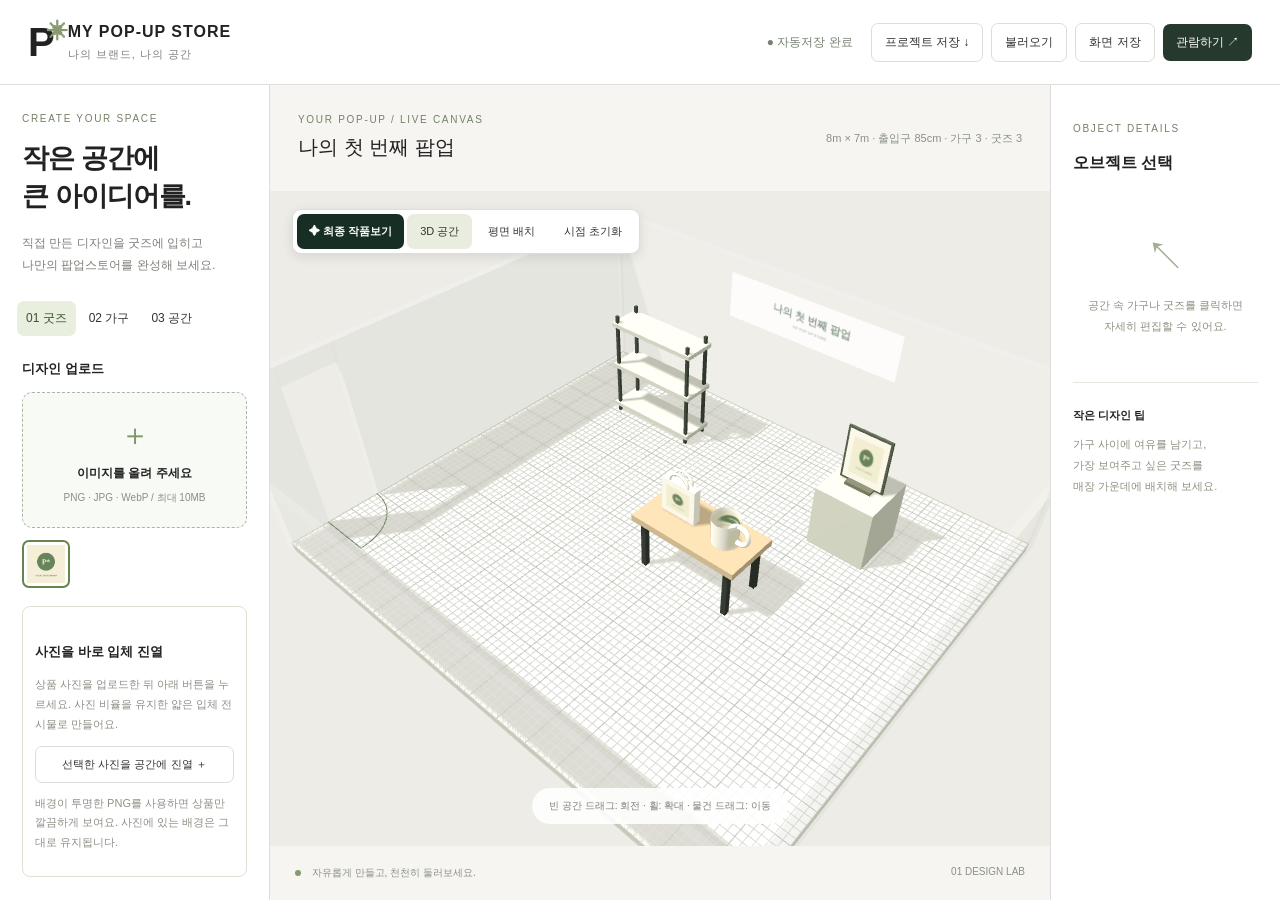
<file: goods/index.html>
<!doctype html><html lang="ko"><head><meta charset="utf-8"><meta name="viewport" content="width=device-width,initial-scale=1"><title>MY POP-UP STORE · 나의 브랜드, 나의 공간</title><link rel="stylesheet" href="style.css?v=20261029finalshowcase2"></head><body><header><div class="brand"><span class="mark">P<span>✳</span></span><div>MY POP-UP STORE<small>나의 브랜드, 나의 공간</small></div></div><div class="actions"><span id="saveState">자동저장 준비</span><button id="export">프로젝트 저장 ↓</button><button id="import">불러오기</button><input hidden id="projectFile" type="file" accept=".json"><button id="capture">화면 저장</button><button class="dark" id="visit">관람하기 ↗</button></div></header><div class="layout"><aside><div class="eyebrow">CREATE YOUR SPACE</div><h1>작은 공간에<br>큰 아이디어를.</h1><p class="intro">직접 만든 디자인을 굿즈에 입히고<br>나만의 팝업스토어를 완성해 보세요.</p><div class="tabs"><button class="active" data-tab="goods">01 굿즈</button><button data-tab="furniture">02 가구</button><button data-tab="space">03 공간</button></div><section id="goods"><h3>디자인 업로드</h3><label class="upload" for="imageFile"><span>＋</span><b>이미지를 올려 주세요</b><small>PNG · JPG · WebP / 최대 10MB</small></label><input hidden id="imageFile" type="file" accept="image/png,image/jpeg,image/webp"><div id="designs"></div><div class="photoBox"><h3>사진을 바로 입체 진열</h3><p class="hint">상품 사진을 업로드한 뒤 아래 버튼을 누르세요. 사진 비율을 유지한 얇은 입체 전시물로 만들어요.</p><button id="photoDisplay">선택한 사진을 공간에 진열 ＋</button><p class="hint">배경이 투명한 PNG를 사용하면 상품만 깔끔하게 보여요. 사진에 있는 배경은 그대로 유지됩니다.</p></div><h3>어떤 굿즈를 만들까요?</h3><div class="cards" id="goodsCards"></div><p class="hint">굿즈 추가 후 가구 위로 드래그하세요.<br>선반은 오른쪽 높이에서 단을 선택할 수 있어요.</p></section><section id="furniture" hidden><h3>공간의 기본을 만들어요</h3><div class="cards" id="furnitureCards"></div><div class="section"><h3>공간 편집 도구</h3><div class="pair"><button id="planUndo">↶ 취소</button><button id="planRedo">↷ 다시</button></div><div class="pair"><button id="drawWall">가벽 그리기</button><button id="drawRoute">동선 그리기</button></div><div class="pair"><button id="finishDraw">그리기 완료</button><button id="clearRoutes">동선 지우기</button></div><label><input id="gridSnap" type="checkbox" checked> 10cm 모눈 맞춤</label><label>바닥 색상<input id="linkedFloor" type="color"></label><label>벽 색상<input id="linkedWall" type="color"></label></div><p class="hint">가구를 드래그해 배치하고 오른쪽에서<br>회전·크기·색상을 조절하세요.</p></section><section id="space" hidden><h3>매장 설정</h3><label>매장 이름<input id="storeName" maxlength="40"></label><label>가로 <input id="roomW" type="range" min="4" max="12" step="1"></label><label>세로 <input id="roomD" type="range" min="4" max="12" step="1"></label><label>바닥 색상<input id="floorColor" type="color"></label><label>벽 색상<input id="wallColor" type="color"></label><button id="reset">새 공간 만들기</button></section><footer>DESIGN → DISPLAY → DISCOVER</footer></aside><main><div class="sceneHeading"><div><span class="eyebrow">YOUR POP-UP / LIVE CANVAS</span><h2 id="nameDisplay"></h2></div><span id="counts"></span></div><div id="viewport"><div class="viewtools"><button id="qualityMode" type="button" class="quality-button" aria-pressed="false">✦ 최종 작품보기</button><button class="active" id="orbit">3D 공간</button><button id="top">평면 배치</button><button id="home">시점 초기화</button></div><div class="sceneHelp" id="sceneHelp">빈 공간 드래그: 회전 · 휠: 확대 · 물건 드래그: 이동</div><div class="visittools" hidden id="visittools"><button id="qualityModeVisit" class="quality-button" aria-pressed="false">✦ 최종 작품보기</button><button id="exit">← 편집으로 돌아가기</button><span>드래그로 둘러보기 · WASD / 방향키로 걷기</span><div><button data-walk="forward">↑</button><button data-walk="left">←</button><button data-walk="back">↓</button><button data-walk="right">→</button></div></div></div><div class="bottom"><span><i></i> 자유롭게 만들고, 천천히 둘러보세요.</span><span>01 DESIGN LAB</span></div></main><aside class="inspector"><span class="eyebrow">OBJECT DETAILS</span><h3 id="selectedName">오브젝트 선택</h3><div id="emptySelection"><div class="emptyIcon">↖</div><p>공간 속 가구나 굿즈를 클릭하면<br>자세히 편집할 수 있어요.</p></div><div id="properties" hidden><label>이름<input id="objName" maxlength="60"></label><label>회전 <output id="rotOut"></output><input id="rotation" type="range" min="0" max="360" step="15"></label><label>크기<input id="size" type="range" min="0.5" max="2" step="0.1"></label><label>색상<input id="color" type="color"></label><div id="externalProperties" hidden><label>너비 (cm)<input id="furnitureWidth" type="number" min="20" max="400" step="10"></label><label>깊이 / 가벽 두께 (cm)<input id="furnitureDepth" type="number" min="20" max="350" step="10"></label><label>가로 위치 (m)<input id="furnitureX" type="number" min="0" max="8" step="0.1"></label><label>세로 위치 (m)<input id="furnitureZ" type="number" min="0" max="6" step="0.1"></label><button id="turn90">↻ 90° 회전</button><label>재질<select id="furnitureMaterial"><option value="matte">무광</option><option value="gloss">유광</option><option value="wood">나무</option><option value="metal">메탈</option><option value="glass">유리</option><option value="fabric">패브릭</option><option value="concrete">콘크리트</option></select></label></div><label id="photoThicknessLabel" hidden>사진 전시물 두께 (cm)<input id="photoThickness" type="range" min="1" max="20" step="1"></label><div id="goodsProperties"><label><strong>진열 방식 (티셔츠 굿즈 선택 후)</strong><select id="mountMode"><option value="free">자유 배치 / 드래그 자동 진열</option><option value="surface">가구 위에 올리기</option><option value="wall">벽에 걸기</option><option value="clothing">👕 의류 진열 (마네킹 / 행거 옷걸이)</option></select></label><label id="mountTargetLabel" hidden>진열할 가구 / 벽<select id="mountTarget"></select></label><label id="mountLevelLabel" hidden>선반 단<select id="mountLevel"><option value="0">맨 위</option><option value="1">중간 단</option><option value="2">아래 단</option></select></label><label id="mountAlongLabel" hidden>벽을 따라 위치<input id="mountAlong" type="range" min="0.05" max="0.95" step="0.01"></label><label id="mountHeightLabel" hidden>벽에 거는 높이 · 하단 기준 (m)<input id="mountHeight" type="number" min="0" max="2.4" step="0.05"></label><label>진열 높이 (m)<input id="height" type="number" min="0" max="3" step="0.05"></label><label>이미지 크기<input id="printScale" type="range" min="0.2" max="2" step="0.05"></label><label>이미지 가로 위치<input id="printX" type="range" min="-0.5" max="0.5" step="0.05"></label><label>이미지 세로 위치<input id="printY" type="range" min="-0.5" max="0.5" step="0.05"></label><label>이미지 회전<input id="printRotation" type="range" min="0" max="360" step="15"></label><label>설명<textarea id="description" maxlength="200" placeholder="이 굿즈의 이야기를 적어주세요"></textarea></label><button id="applyDesign">선택한 디자인 적용</button></div><div class="pair"><button id="duplicate">복제</button><button id="delete">삭제</button></div></div><div class="tip"><b>작은 디자인 팁</b><p>가구 사이에 여유를 남기고,<br>가장 보여주고 싶은 굿즈를<br>매장 가운데에 배치해 보세요.</p></div></aside></div><div id="toast" role="status"></div><dialog id="productDialog"><button id="closeDialog">닫기 ×</button><h2 id="productTitle"></h2><img id="productImage"><p id="productDescription"></p></dialog><script type="module" src="app.js?v=20261029mannequinmockup12"></script></body></html>
</file>
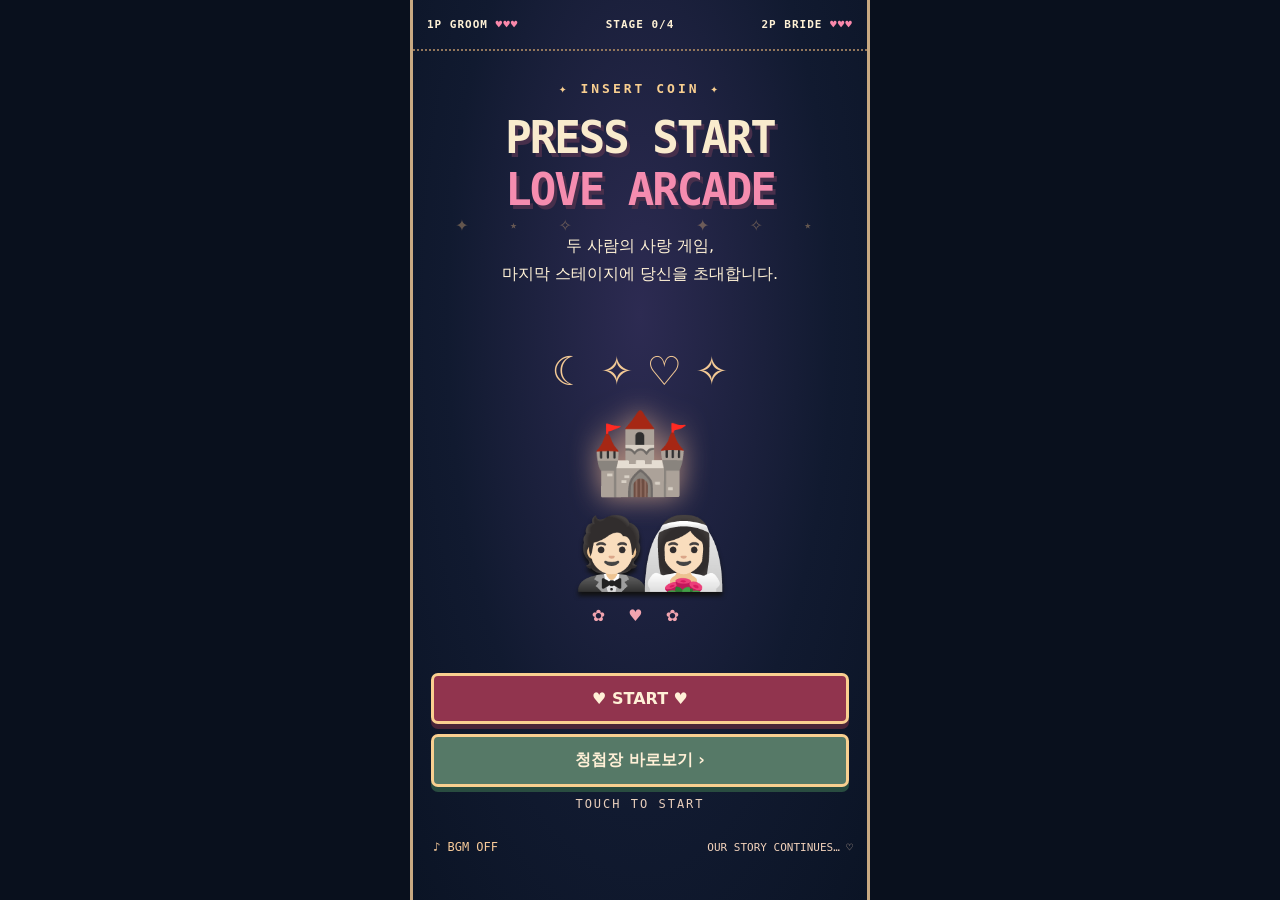
<file: wedding-invitation/index.html>
<!doctype html><html lang="ko"><head><meta charset="utf-8"><meta name="viewport" content="width=device-width,initial-scale=1,viewport-fit=cover"><title>LOVE ARCADE | 모바일 청첩장</title><meta name="theme-color" content="#11182c"><style>
:root{--navy:#10192c;--ivory:#fff2d6;--pink:#f58caf;--wine:#91344e;--sage:#567967;--gold:#f9cf90}*{box-sizing:border-box}body{margin:0;background:#09101d;color:var(--ivory);font-family:system-ui,"Malgun Gothic",sans-serif;text-align:center}button{font:inherit;cursor:pointer}.app{max-width:460px;min-height:100dvh;margin:auto;background:radial-gradient(ellipse at 50% 35%,#2d2b52 0%,#111a30 60%,#0b1425 100%);border-left:3px solid #c8a982;border-right:3px solid #c8a982;position:relative;overflow:hidden}.app:before{content:"✦　⋆　✧　　　　✦　✧　⋆";display:block;position:absolute;top:24%;width:100%;color:#d3a874;opacity:.42;letter-spacing:12px;pointer-events:none}.hud{display:flex;align-items:center;justify-content:space-between;padding:18px 14px;border-bottom:2px dotted #92765b;font:700 11px monospace;letter-spacing:1px}.hud b{color:#fa88ab}.screen{min-height:calc(100dvh - 112px);display:none;flex-direction:column;justify-content:space-between;gap:14px;padding:22px 18px 28px;animation:appear .4s ease}.screen.active{display:flex}@keyframes appear{from{opacity:0;transform:translateY(12px)}to{opacity:1;transform:none}}.tag{font:700 13px monospace;letter-spacing:3px;color:var(--gold);margin:8px auto}.title{font:900 clamp(27px,8vw,44px)/1.18 monospace;letter-spacing:-2px;text-shadow:3px 4px #472f4b;color:#f9ebcd;margin:16px 0}.title span{display:block;color:var(--pink)}p{line-height:1.75;margin:12px 0}.scene{flex:1;min-height:170px;display:flex;flex-direction:column;align-items:center;justify-content:center;gap:12px;position:relative}.moon{font-size:40px;color:#f4ca95}.castle{font-size:80px;filter:drop-shadow(0 0 14px #b28c7c)}.couple{font-size:70px;letter-spacing:-15px;filter:drop-shadow(0 4px 2px #111)}.flowers{color:#f2a4af;letter-spacing:9px}.panel{border:3px solid var(--gold);box-shadow:inset 0 0 0 3px #3e3145,0 6px 0 #080e19;border-radius:5px;background:rgba(12,19,37,.92);padding:18px 14px;line-height:1.8}.panel.light{background:#faedcf;color:#1b2133}.panel p{margin:6px 0}.buttons{display:grid;gap:10px}.btn{background:var(--wine);border:3px solid var(--gold);box-shadow:0 5px #4a2538;color:#fff0d7;padding:13px 10px;border-radius:7px;font-weight:800;min-height:49px}.btn:active{transform:translateY(3px);box-shadow:0 2px #4a2538}.btn.alt{background:var(--sage);box-shadow:0 5px #294c40}.btn.plain{background:transparent;border:1px solid #927b73;box-shadow:none;font-size:13px}.tiny{font:12px monospace;letter-spacing:2px;color:#e8cebb}.foot{padding:0 14px 12px;display:flex;justify-content:space-between;align-items:center;font:11px monospace;color:#f2d2bb}.memory{display:grid;grid-template-columns:1fr 1fr;gap:10px}.memory button{min-height:124px;padding:12px 6px;background:#fff1d2;border:4px solid #caac92;border-radius:2px;color:#1e2335;font-weight:800;box-shadow:0 4px #87654e}.memory .emoji{font-size:39px;display:block}.progress{font-size:25px;color:var(--pink);letter-spacing:5px}.detail-grid{display:grid;grid-template-columns:1fr 1fr;gap:8px}.detail-grid .btn{font-size:13px;padding:10px 5px}.back{font-size:12px;color:#f7ca99;background:transparent;border:0}.modal{position:fixed;inset:0;background:#090e18db;display:none;place-items:center;padding:22px;z-index:4}.modal.open{display:grid}.modal .panel{max-width:400px;width:100%}a{color:#ffe2b9}input{width:100%;padding:12px;margin:8px 0;border-radius:4px;border:1px solid #baa389}.muted{color:#d7c4b5;font-size:13px} .spark{font-size:38px;animation:pulse 1.4s infinite}@keyframes pulse{50%{transform:scale(1.18);opacity:.75}}@media(prefers-reduced-motion:reduce){*{animation:none!important}}</style></head><body><main class="app"><header class="hud"><span>1P GROOM <b>♥♥♥</b></span><span id="stageNo">STAGE 0/4</span><span>2P BRIDE <b>♥♥♥</b></span></header>
<section class="screen active" id="s0"><div><div class="tag">✦ INSERT COIN ✦</div><h1 class="title">PRESS START<span>LOVE ARCADE</span></h1><p>두 사람의 사랑 게임,<br>마지막 스테이지에 당신을 초대합니다.</p></div><div class="scene"><div class="moon">☾ ✧ ♡ ✧</div><div class="castle">🏰</div><div class="couple">🤵🏻👰🏻‍♀️</div><div class="flowers">✿ ♥ ✿</div></div><div class="buttons"><button class="btn" onclick="go(1)">♥ START ♥</button><button class="btn alt" onclick="go(4)">청첩장 바로보기 ›</button><div class="tiny">TOUCH TO START</div></div></section>
<section class="screen" id="s1"><div><div class="tag">MISSION 01</div><h2 class="title">FIRST<span>MEETING</span></h2><p>처음, 우리의 이야기가 시작된 순간</p></div><div class="scene"><div class="moon">✧ ♡ ✧</div><div class="castle">☕🏙️</div><div class="couple">🧑🏻‍💼👩🏻</div></div><div class="panel" id="dialog">어느 날, 우리의 이야기가 시작되었습니다.</div><div class="buttons"><div class="progress">♥ ♡ ♡ ♡</div><button class="btn" onclick="nextDialog()">TOUCH TO CONTINUE ›</button><button class="back" onclick="go(4)">청첩장 바로보기</button></div></section>
<section class="screen" id="s2"><div><div class="tag">MISSION 02</div><h2 class="title">LOVE<span>LEVEL UP</span></h2><p>함께 웃는 시간이 늘어갈수록<br>우리의 일상은 특별해졌습니다.</p></div><div class="scene"><div class="memory"><button onclick="memory(0)"><span class="emoji">☕</span>첫 데이트<br>+100 ♥</button><button onclick="memory(1)"><span class="emoji">🌊</span>기억에 남는 여행<br>+150 ♥</button><button onclick="memory(2)"><span class="emoji">💗</span>서로에게 반한 순간<br>+100 ♥</button><button onclick="memory(3)"><span class="emoji">📸</span>우리의 추억<br>+200 ♥</button></div></div><div class="buttons"><div class="progress">♥ ♥ ♡ ♡</div><button class="btn" onclick="go(3)">NEXT STAGE ›</button><button class="back" onclick="go(4)">청첩장 바로보기</button></div></section>
<section class="screen" id="s3"><div><div class="tag">SPECIAL EVENT • MISSION 03</div><h2 class="title">THE<span>PROPOSAL</span></h2><p>수많은 날들 끝에<br>우리는 같은 미래를 꿈꾸게 되었습니다.</p></div><div class="scene"><div class="moon">☾ ✨ ♡</div><div class="castle">🌹💍🌹</div><div class="couple">🤵🏻👰🏻‍♀️</div></div><div class="panel"><p>그리고 마침내…</p><strong>WILL YOU MARRY ME?</strong></div><div class="buttons"><button class="btn" onclick="go(4)">♥ YES! ♥</button><button class="back" onclick="go(4)">청첩장 바로보기</button></div></section>
<section class="screen" id="s4"><div><div class="tag">FINAL STAGE • GAME CLEAR!</div><h2 class="title">WEDDING DAY<span>UNLOCKED</span></h2></div><div class="scene" style="min-height:130px"><div class="castle">🏰</div><div class="couple" style="font-size:52px">🤵🏻👰🏻‍♀️</div><div class="flowers">✧ ♥ ✧</div></div><div class="panel light"><h2 id="names">신랑 이름 ♥ 신부 이름</h2><p id="when">예식 날짜 · 시간 입력 예정</p><p id="where">예식장 이름 · 주소 입력 예정</p><hr><p>두 사람의 새로운 스테이지가 시작됩니다.<br>소중한 날, 함께해 주세요.</p></div><div class="detail-grid"><button class="btn" onclick="info('gallery')">▣ 갤러리</button><button class="btn alt" onclick="info('map')">⌖ 오시는 길</button><button class="btn alt" onclick="info('account')">♡ 마음 전하실 곳</button><button class="btn" onclick="info('rsvp')">✓ 참석 여부</button><button class="btn" onclick="info('phone')">☎ 연락하기</button><button class="btn alt" onclick="shareSite()">↗ 공유하기</button></div><button class="back" onclick="go(0)">↻ 게임 다시 시작</button><div class="tiny">THANK YOU FOR PLAYING ♥</div></section>
<footer class="foot"><button id="sound" class="back" onclick="toggleSound()">♪ BGM OFF</button><span>OUR STORY CONTINUES… ♡</span></footer></main><div class="modal" id="modal" role="dialog" aria-modal="true"><div class="panel"><h2 id="modalTitle"></h2><div id="modalBody"></div><button class="btn" style="width:100%;margin-top:14px" onclick="closeModal()">확인 ♥</button></div></div><script>
const settings={groom:'신랑 이름',bride:'신부 이름',date:'',venue:'',address:'',mapUrl:'',groomPhone:'',bridePhone:'',account:'',photos:[]};let current=0,dialogIndex=0,sound=false;const dialogs=['어느 날, 우리의 이야기가 시작되었습니다.','처음엔 스쳐 지나가는 인연 같았지만','조금씩 서로를 알아가며','첫 번째 하트가 채워졌습니다.'];const memories=[['첫 데이트','우리의 첫 데이트 이야기가 이곳에 담길 예정입니다.'],['기억에 남는 여행','함께한 가장 특별한 여행을 소개할게요.'],['서로에게 반한 순간','사랑에 빠진 순간을 떠올려 봅니다.'],['우리의 추억','함께여서 행복했던 순간들.']];function go(n){current=n;document.querySelectorAll('.screen').forEach((e,i)=>e.classList.toggle('active',i===n));document.getElementById('stageNo').textContent=n===0?'START':n===4?'FINAL 4/4':'STAGE '+n+'/4';window.scrollTo(0,0)}function nextDialog(){dialogIndex++;if(dialogIndex>=dialogs.length){dialogIndex=0;go(2)}else document.getElementById('dialog').textContent=dialogs[dialogIndex]}function showModal(t,html){document.getElementById('modalTitle').textContent=t;document.getElementById('modalBody').innerHTML=html;document.getElementById('modal').classList.add('open')}function closeModal(){document.getElementById('modal').classList.remove('open')}function memory(i){showModal(memories[i][0],'<p>'+memories[i][1]+'</p>')}function info(key){const msg='실제 정보 입력 후 이용할 수 있습니다.';if(key==='gallery')showModal('우리의 갤러리','<p>웨딩사진을 추가할 예정입니다. ♥</p>');if(key==='map'){if(settings.mapUrl)window.open(settings.mapUrl,'_blank','noopener');else showModal('오시는 길','<p>'+msg+'</p>')}if(key==='account')showModal('마음 전하실 곳','<p>'+ (settings.account||msg)+'</p>');if(key==='rsvp')showModal('참석 여부','<p>참석 여부 접수 기능은 추후 연결 예정입니다.</p>');if(key==='phone')showModal('연락하기',settings.groomPhone||settings.bridePhone?'<p><a href="tel:'+settings.groomPhone+'">신랑 연락하기</a></p><p><a href="tel:'+settings.bridePhone+'">신부 연락하기</a></p>':'<p>'+msg+'</p>')}function shareSite(){if(navigator.share)navigator.share({title:'LOVE ARCADE 모바일 청첩장',url:location.href}).catch(()=>{});else if(navigator.clipboard)navigator.clipboard.writeText(location.href).then(()=>showModal('링크 복사 완료','<p>링크를 복사했어요.</p>'));else showModal('공유하기','<p>'+location.href+'</p>')}function toggleSound(){sound=!sound;document.getElementById('sound').textContent=sound?'♪ BGM ON (음원 준비중)':'♪ BGM OFF';if(sound)showModal('배경음악','<p>음원은 아직 추가되지 않았습니다.</p>')}document.getElementById('names').textContent=settings.groom+' ♥ '+settings.bride;document.getElementById('when').textContent=settings.date||'예식 날짜 · 시간 입력 예정';document.getElementById('where').textContent=[settings.venue,settings.address].filter(Boolean).join(' · ')||'예식장 이름 · 주소 입력 예정';document.addEventListener('keydown',e=>{if(e.key==='Escape')closeModal()});document.getElementById('modal').addEventListener('click',e=>{if(e.target.id==='modal')closeModal()});
</script></body></html>
</file>
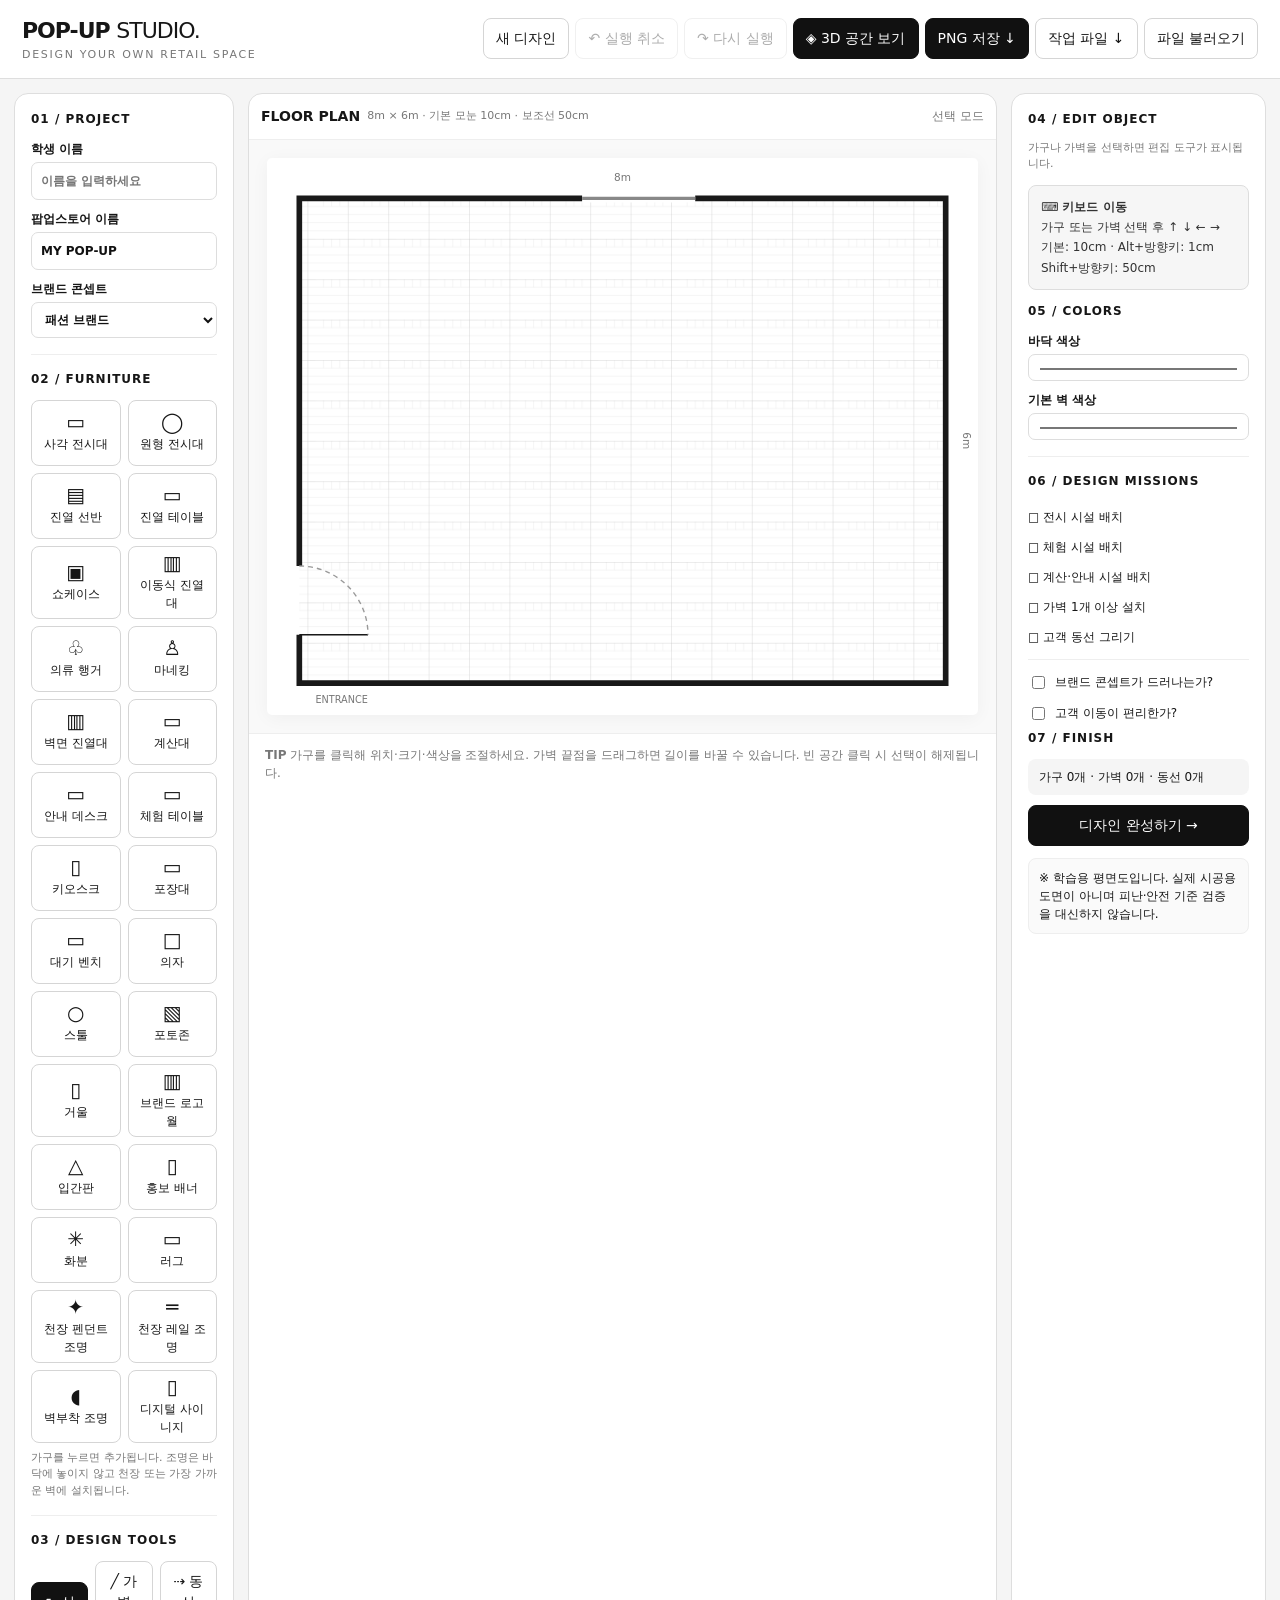
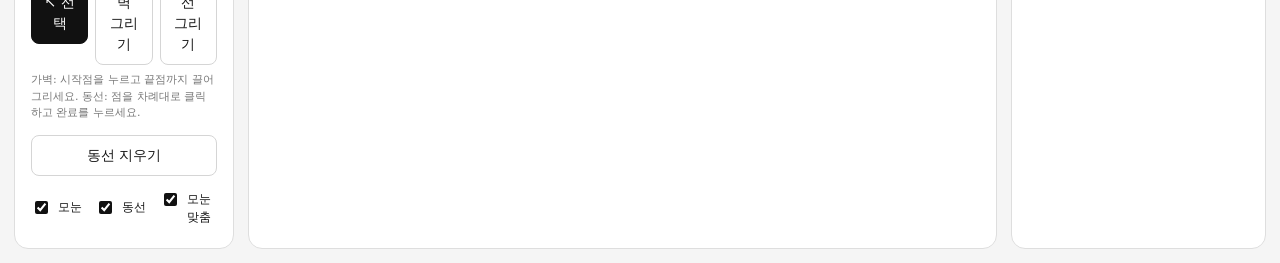
<file: index (1).html>
<!doctype html><html lang="ko"><head><meta charset="utf-8"><meta name="viewport" content="width=device-width,initial-scale=1"><title>POP-UP STUDIO | 공간 디자인</title><style>
:root{--ink:#161616;--muted:#777;--line:#dedede;--bg:#f5f5f5}*{box-sizing:border-box}body{margin:0;background:var(--bg);color:var(--ink);font:14px/1.5 'Pretendard','Noto Sans KR',system-ui,sans-serif}button,input,select,textarea{font:inherit}button{cursor:pointer;border:1px solid #d5d5d5;background:white;color:#161616;padding:9px 12px;border-radius:8px}button:hover{background:#eee}button.active,.primary{background:#111;color:white;border-color:#111}.primary:hover{background:#333}button:disabled{opacity:.35;cursor:not-allowed}.top{background:white;border-bottom:1px solid var(--line);padding:14px 22px;display:flex;align-items:center;justify-content:space-between;gap:12px;flex-wrap:wrap}.brand{font-size:22px;font-weight:850;letter-spacing:-1px}.sub{font-size:11px;color:#777;letter-spacing:1.7px}.top-actions{display:flex;gap:6px;flex-wrap:wrap}.layout{display:grid;grid-template-columns:220px minmax(350px,1fr) 255px;gap:14px;max-width:1600px;margin:auto;padding:14px}.panel,.workspace{border:1px solid var(--line);border-radius:14px;background:white;overflow:hidden}.panel{padding:16px}.panel h3{font-size:12px;letter-spacing:1px;text-transform:uppercase;margin:0 0 12px}.section{border-top:1px solid #eee;margin-top:16px;padding-top:15px}.catalog{display:grid;grid-template-columns:repeat(2,minmax(0,1fr));gap:7px}.item{font-size:12px;display:flex;flex-direction:column;align-items:center;justify-content:center;gap:3px;min-height:66px;padding:6px;text-align:center}.symbol{font-size:20px;line-height:1}.field{display:block;margin-bottom:10px;font-size:12px;font-weight:650}.field input,.field textarea,.field select{display:block;width:100%;margin-top:4px;padding:9px;border:1px solid #ddd;border-radius:7px;background:white;color:#111}.field textarea{resize:vertical;min-height:72px}.hint{font-size:11px;color:#777;margin:7px 0}.workspace{display:flex;flex-direction:column}.toolbar{display:flex;gap:7px;flex-wrap:wrap;padding:12px;border-bottom:1px solid #eee;align-items:center}.tag{font-size:12px;color:#777;margin-left:auto}.canvas-wrap{min-height:510px;display:flex;align-items:center;justify-content:center;padding:18px;background:#f9f9f9;overflow:auto;touch-action:pan-x pan-y}#plan{width:min(100%,830px);height:auto;overflow:visible;user-select:none;touch-action:none;box-shadow:0 3px 18px #0000000b;background:white;border-radius:5px}.footer{padding:12px 16px;border-top:1px solid #eee;font-size:12px;color:#777}.mini{font-size:11px;color:#777}.row{display:flex;gap:7px;align-items:center;flex-wrap:wrap}.row>*{flex:1}.palette{display:flex;gap:6px;flex-wrap:wrap}.swatch{width:29px;height:29px;border-radius:6px;border:1px solid #bbb;padding:0}.check{display:flex;align-items:start;gap:7px;padding:6px 0;font-size:12px}.check input{margin-top:3px;accent-color:#111}.status{background:#f5f5f5;border-radius:8px;padding:9px 11px;font-size:12px}.modal{position:fixed;inset:0;background:#0009;display:none;align-items:center;justify-content:center;z-index:10;padding:16px}.modal.show{display:flex}.dialog{width:min(600px,100%);max-height:90vh;overflow:auto;background:white;padding:24px;border-radius:14px}.dialog h2{margin:0 0 5px;font-size:24px}.dialog input,.dialog textarea{border:1px solid #ddd;padding:10px;width:100%;border-radius:7px;margin-top:5px}.dialog label{display:block;margin:12px 0;font-weight:600;font-size:12px}.dialog textarea{min-height:70px}.notes{padding:10px;font-size:12px;background:#fafafa;border:1px solid #eee;border-radius:8px;margin-top:12px}@media(max-width:1150px){.layout{grid-template-columns:190px minmax(350px,1fr)}.right{grid-column:1/-1}.right-inner{display:grid;grid-template-columns:repeat(3,1fr);gap:18px}}@media(max-width:720px){.layout{display:flex;flex-direction:column}.catalog{grid-template-columns:repeat(4,1fr)}.right-inner{display:block}.canvas-wrap{padding:7px;min-height:290px}.top{padding:12px}.brand{font-size:18px}.panel{padding:12px}}
</style></head><body>
<header class="top"><div><div class="brand">POP-UP <span style="font-weight:350">STUDIO.</span></div><div class="sub">DESIGN YOUR OWN RETAIL SPACE</div></div><div class="top-actions"><button id="newBtn">새 디자인</button><button id="undo">↶ 실행 취소</button><button id="redo">↷ 다시 실행</button><button id="view3d" class="primary">◈ 3D 공간 보기</button><button id="exportPNG" class="primary">PNG 저장 ↓</button><button id="exportJSON">작업 파일 ↓</button><button id="importBtn">파일 불러오기</button><input type="file" id="importFile" accept=".json,application/json" hidden></div></header>
<div class="layout"><aside class="panel"><h3>01 / PROJECT</h3><label class="field">학생 이름<input id="student" value="" placeholder="이름을 입력하세요"></label><label class="field">팝업스토어 이름<input id="store" value="MY POP-UP" maxlength="50"></label><label class="field">브랜드 콘셉트<select id="concept"><option>패션 브랜드</option><option>화장품 브랜드</option><option>캐릭터 굿즈</option><option>디저트 브랜드</option><option>향수 브랜드</option><option>친환경 브랜드</option><option>자유 주제</option></select></label><div class="section"><h3>02 / FURNITURE</h3><div class="catalog" id="catalog"></div><p class="hint">가구를 누르면 추가됩니다. 조명은 바닥에 놓이지 않고 천장 또는 가장 가까운 벽에 설치됩니다.</p></div><div class="section"><h3>03 / DESIGN TOOLS</h3><div class="row"><button id="selectTool" class="active">↖ 선택</button><button id="wallTool">╱ 가벽 그리기</button><button id="routeTool">⇢ 동선 그리기</button></div><p class="hint">가벽: 시작점을 누르고 끝점까지 끌어 그리세요. 동선: 점을 차례대로 클릭하고 완료를 누르세요.</p><button id="finishRoute" style="display:none;width:100%">동선 완료</button><button id="clearRoute" style="width:100%;margin-top:6px">동선 지우기</button><div class="row" style="margin-top:8px"><label class="check"><input type="checkbox" id="showGrid" checked>모눈</label><label class="check"><input type="checkbox" id="showRoute" checked>동선</label><label class="check"><input type="checkbox" id="snap" checked>모눈 맞춤</label></div></div></aside>
<main class="workspace"><div class="toolbar"><strong>FLOOR PLAN</strong><span class="mini">8m × 6m · 기본 모눈 10cm · 보조선 50cm</span><span class="tag" id="modeText">선택 모드</span></div><div class="canvas-wrap"><svg id="plan" xmlns="http://www.w3.org/2000/svg" viewBox="0 0 880 690" aria-label="팝업스토어 평면도 편집기"><defs><pattern id="grid" width="50" height="50" patternUnits="userSpaceOnUse"><path d="M10 0H0V10 M20 0V10 M30 0V10 M40 0V10 M0 10H50 M0 20H50 M0 30H50 M0 40H50" stroke="#ededed" stroke-width="0.65" fill="none"/><path d="M50 0H0V50" stroke="#cecece" stroke-width="1" fill="none"/></pattern></defs><g id="scene"></g></svg></div><div class="footer"><strong>TIP</strong> 가구를 클릭해 위치·크기·색상을 조절하세요. 가벽 끝점을 드래그하면 길이를 바꿀 수 있습니다. 빈 공간 클릭 시 선택이 해제됩니다.</div></main>
<aside class="panel right"><div class="right-inner"><div><h3>04 / EDIT OBJECT</h3><div id="editor"><p class="hint">가구나 가벽을 선택하면 편집 도구가 표시됩니다.</p></div></div><div><div class="section" style="margin-top:0;border-top:0;padding-top:0"><h3>05 / COLORS</h3><label class="field">바닥 색상<input type="color" id="floorColor" value="#ffffff"></label><label class="field">기본 벽 색상<input type="color" id="wallColor" value="#191919"></label></div><div class="section"><h3>06 / DESIGN MISSIONS</h3><div id="missions"></div></div></div><div><div class="section" style="margin-top:0;border-top:0;padding-top:0"><h3>07 / FINISH</h3><div class="status" id="summary">가구 0개 · 가벽 0개</div><button class="primary" style="width:100%;margin-top:10px" id="finish">디자인 완성하기 →</button><div class="notes">※ 학습용 평면도입니다. 실제 시공용 도면이 아니며 피난·안전 기준 검증을 대신하지 않습니다.</div></div></div></div></aside></div>
<div class="modal" id="modal"><div class="dialog"><h2>DESIGN COMPLETE.</h2><p style="color:#777">나만의 팝업스토어 디자인을 설명해 보세요.</p><label>공간 디자인 의도<textarea id="answer1" placeholder="브랜드 콘셉트와 공간의 특징"></textarea></label><label>가벽을 설치한 이유<textarea id="answer2" placeholder="어떻게 공간을 구분했나요?"></textarea></label><label>동선을 고려한 방법<textarea id="answer3" placeholder="고객이 어떻게 이동하나요?"></textarea></label><div class="row"><button id="closeModal">디자인으로 돌아가기</button><button class="primary" id="saveResult">결과지 PNG 저장 ↓</button></div></div></div>
<script>
(()=>{'use strict';const NS='http://www.w3.org/2000/svg',svg=document.getElementById('plan'),scene=document.getElementById('scene');const BX=40,BY=50,W=800,H=600;let state={items:[],routes:[],floor:'#ffffff',wall:'#191919'},selected=null,mode='select',drag=null,temporary=null,history=[],future=[],uid=1;const $=id=>document.getElementById(id);const types=[['사각 전시대','▭',130,65],['원형 전시대','◯',75,75],['진열 선반','▤',140,35],['진열 테이블','▭',120,70],['쇼케이스','▣',110,55],['이동식 진열대','▥',95,55],['의류 행거','♧',120,35],['마네킹','♙',45,45],['벽면 진열대','▥',135,30],['계산대','▭',110,55],['안내 데스크','▭',120,55],['체험 테이블','▭',140,80],['키오스크','▯',45,40],['포장대','▭',110,55],['대기 벤치','▭',110,38],['의자','□',45,45],['스툴','○',36,36],['포토존','▧',120,50],['거울','▯',65,25],['브랜드 로고월','▥',140,22],['입간판','△',55,38],['홍보 배너','▯',70,24],['화분','✳',45,45],['러그','▭',135,90],['천장 펜던트 조명','✦',40,40],['천장 레일 조명','═',100,25],['벽부착 조명','◖',36,36],['디지털 사이니지','▯',75,20]];const circular=new Set(['원형 전시대','마네킹','스툴','화분','장식 조명','천장 펜던트 조명','벽부착 조명']);function clone(s){return JSON.parse(JSON.stringify(s))}function save(){history.push(clone(state));if(history.length>80)history.shift();future=[];updateHistory()}function updateHistory(){$('undo').disabled=!history.length;$('redo').disabled=!future.length}function restore(s){state=clone(s);selected=null;render()}function undo(){if(!history.length)return;future.push(clone(state));restore(history.pop());updateHistory()}function redo(){if(!future.length)return;history.push(clone(state));restore(future.pop());updateHistory()};$('undo').onclick=undo;$('redo').onclick=redo;function node(t,a={},txt){const n=document.createElementNS(NS,t);Object.entries(a).forEach(([k,v])=>n.setAttribute(k,String(v)));if(txt!=null)n.textContent=txt;return n}function put(parent,t,a={},txt){const n=node(t,a,txt);parent.appendChild(n);return n}function snap(v){return $('snap').checked?Math.round(v/10)*10:v}function bounded(v,min,max){return Math.max(min,Math.min(max,v))}
// Rotation-aware visible footprint: keep every corner within the room.
function footprint(i){const a=(i.rotation||0)*Math.PI/180;return {x:(Math.abs(i.w*Math.cos(a))+Math.abs(i.h*Math.sin(a)))/2,y:(Math.abs(i.w*Math.sin(a))+Math.abs(i.h*Math.cos(a)))/2}}
function fitFurniture(i){const f=footprint(i);const cx=bounded(i.x+i.w/2,f.x,W-f.x),cy=bounded(i.y+i.h/2,f.y,H-f.y);i.x=cx-i.w/2;i.y=cy-i.h/2}
function positionFurniture(i,x,y){i.x=x;i.y=y;fitFurniture(i)}
function point(e){const p=svg.createSVGPoint();p.x=e.clientX;p.y=e.clientY;const m=svg.getScreenCTM();return m?p.matrixTransform(m.inverse()):{x:0,y:0}}function loc(p){return{x:bounded(p.x-BX,0,W),y:bounded(p.y-BY,0,H)}}function inRoom(p){return p.x>=0&&p.y>=0&&p.x<=W&&p.y<=H}function itBy(id){return state.items.find(i=>i.id===id)}function add(type){let t=types.find(t=>t[0]===type);if(!t)return;save();const offset=state.items.length%8*16;const i={id:uid++,kind:'furniture',type,x:bounded(300+offset,0,W-t[2]),y:bounded(240+offset,0,H-t[3]),w:t[2],h:t[3],rotation:0,color:'#eeeeee'};state.items.push(i);selected=i.id;mode='select';updateModes();render()}types.forEach(t=>{const b=document.createElement('button');b.className='item';b.innerHTML=`<span class="symbol">${t[1]}</span><span>${t[0]}</span>`;b.onclick=()=>add(t[0]);$('catalog').appendChild(b)});function render(){while(scene.firstChild)scene.removeChild(scene.firstChild);put(scene,'rect',{x:BX,y:BY,width:W,height:H,fill:state.floor});if($('showGrid').checked)put(scene,'rect',{x:BX,y:BY,width:W,height:H,fill:'url(#grid)'});const wall=state.wall;put(scene,'path',{d:`M ${BX} ${BY+455} V${BY} H${BX+W} V${BY+H} H${BX} V${BY+540}`,stroke:wall,'stroke-width':7,fill:'none'});put(scene,'path',{d:`M${BX} ${BY+540} L${BX+85} ${BY+540}`,stroke:wall,'stroke-width':2,fill:'none'});put(scene,'path',{d:`M${BX} ${BY+455} A85 85 0 0 1 ${BX+85} ${BY+540}`,stroke:'#999','stroke-width':1.7,'stroke-dasharray':'6 5',fill:'none'});put(scene,'line',{x1:BX+350,y1:BY,x2:BX+490,y2:BY,stroke:'#fff','stroke-width':10});put(scene,'line',{x1:BX+350,y1:BY,x2:BX+490,y2:BY,stroke:'#888','stroke-width':4});put(scene,'text',{x:BX+W/2,y:28,'text-anchor':'middle',fill:'#777','font-size':13},'8m');put(scene,'text',{x:BX+W+22,y:BY+H/2,transform:`rotate(90 ${BX+W+22} ${BY+H/2})`,'text-anchor':'middle',fill:'#777','font-size':13},'6m');put(scene,'text',{x:BX+20,y:BY+H+24,fill:'#777','font-size':12},'ENTRANCE');for(const i of state.items){const group=put(scene,'g',{'data-id':i.id,style:'cursor:grab'});if(i.kind==='wall'){put(group,'line',{x1:BX+i.x1,y1:BY+i.y1,x2:BX+i.x2,y2:BY+i.y2,stroke:i.color,'stroke-width':i.thickness||12,'stroke-linecap':'square'});put(group,'line',{x1:BX+i.x1,y1:BY+i.y1,x2:BX+i.x2,y2:BY+i.y2,stroke:'transparent','stroke-width':28});if(selected===i.id){for(const [x,y,handle] of [[i.x1,i.y1,'start'],[i.x2,i.y2,'end']])put(group,'circle',{cx:BX+x,cy:BY+y,r:9,fill:'#fff',stroke:'#111','stroke-width':2,'data-handle':handle})}}else{const g=put(group,'g',{transform:`translate(${BX+i.x+i.w/2} ${BY+i.y+i.h/2}) rotate(${i.rotation})`});if(circular.has(i.type))put(g,'ellipse',{cx:0,cy:0,rx:i.w/2,ry:i.h/2,fill:i.color,stroke:'#333','stroke-width':1.5});else put(g,'rect',{x:-i.w/2,y:-i.h/2,width:i.w,height:i.h,rx:Math.min(i.w,i.h)*.07,fill:i.color,stroke:'#333','stroke-width':1.5});if(['의류 행거','진열 선반','벽면 진열대'].includes(i.type))for(let j=-1;j<=1;j++)put(g,'line',{x1:-i.w/2+8,y1:j*7,x2:i.w/2-8,y2:j*7,stroke:'#666','stroke-width':1});if(i.type==='전신거울'||i.type==='거울')put(g,'line',{x1:-i.w/3,y1:-i.h/3,x2:i.w/3,y2:i.h/3,stroke:'#999','stroke-width':1});put(g,'text',{x:0,y:4,'text-anchor':'middle','font-size':Math.min(11,Math.max(8,i.w/10)),fill:'#222','pointer-events':'none'},i.type==='장식 조명'?'천장 조명':i.type);if(selected===i.id)put(g,'rect',{x:-i.w/2-6,y:-i.h/2-6,width:i.w+12,height:i.h+12,fill:'none',stroke:'#111','stroke-width':2,'stroke-dasharray':'5 4','pointer-events':'none'})}}
if($('showRoute').checked){const all=[...state.routes];if(temporary?.kind==='route')all.push(temporary.points);all.forEach(a=>{if(a.length<2)return;const d=a.map((p,j)=>`${j?'L':'M'}${BX+p.x} ${BY+p.y}`).join(' ');put(scene,'path',{d,fill:'none',stroke:'#111','stroke-width':3,'stroke-dasharray':'9 8','marker-end':'none','pointer-events':'none'});const last=a[a.length-1],prev=a[a.length-2],angle=Math.atan2(last.y-prev.y,last.x-prev.x);put(scene,'path',{d:`M${BX+last.x} ${BY+last.y} l${-12*Math.cos(angle-.5)} ${-12*Math.sin(angle-.5)} M${BX+last.x} ${BY+last.y} l${-12*Math.cos(angle+.5)} ${-12*Math.sin(angle+.5)}`,stroke:'#111','stroke-width':3,fill:'none','pointer-events':'none'})})}if(temporary?.kind==='wall')put(scene,'line',{x1:BX+temporary.x1,y1:BY+temporary.y1,x2:BX+temporary.x2,y2:BY+temporary.y2,stroke:'#555','stroke-width':10,'stroke-dasharray':'5 4','pointer-events':'none'});renderEditor();renderMissions();$('summary').textContent=`가구 ${state.items.filter(i=>i.kind==='furniture').length}개 · 가벽 ${state.items.filter(i=>i.kind==='wall').length}개 · 동선 ${state.routes.length}개`}
function renderEditor(){const ed=$('editor'),i=itBy(selected);ed.innerHTML='';if(!i){ed.innerHTML='<p class="hint">가구나 가벽을 선택하면 편집 도구가 표시됩니다.</p>';return}const label=document.createElement('p');label.innerHTML=`<strong>${i.kind==='wall'?'가벽':i.type}</strong>`;ed.append(label);function field(name,value,callback,min,max,step=1){const l=document.createElement('label');l.className='field';l.textContent=name;const inp=document.createElement('input');inp.type='number';inp.value=value;inp.min=min;inp.max=max;inp.step=step;inp.onchange=()=>{const n=Number(inp.value);if(!Number.isFinite(n))return;save();callback(n);render()};l.append(inp);ed.append(l)}if(i.kind==='wall'){field('길이 (m)',(Math.hypot(i.x2-i.x1,i.y2-i.y1)/100).toFixed(2),n=>{let a=Math.atan2(i.y2-i.y1,i.x2-i.x1),len=bounded(n*100,50,900);i.x2=bounded(i.x1+Math.cos(a)*len,0,W);i.y2=bounded(i.y1+Math.sin(a)*len,0,H)},.5,9,.5);field('두께 (도면 단위)',i.thickness||12,n=>i.thickness=bounded(n,4,30),4,30)}else{field('너비 (cm)',i.w,n=>{i.w=bounded(n,20,400);fitFurniture(i)},20,400,10);field('높이 (cm)',i.h,n=>{i.h=bounded(n,20,350);fitFurniture(i)},20,350,10);field('회전 (°)',i.rotation,n=>{i.rotation=((n%360)+360)%360;fitFurniture(i)},0,359,15)}const l=document.createElement('label');l.className='field';l.textContent='색상';const col=document.createElement('input');col.type='color';col.value=i.color;col.onchange=()=>{save();i.color=col.value;render()};l.append(col);ed.append(l);const row=document.createElement('div');row.className='row';const r=document.createElement('button');r.textContent='↻ 90° 회전';r.onclick=()=>{save();if(i.kind==='wall'){const a=i.x2-i.x1,b=i.y2-i.y1;i.x2=bounded(i.x1-b,0,W);i.y2=bounded(i.y1+a,0,H)}else {i.rotation=(i.rotation+90)%360;fitFurniture(i)}render()};const copy=document.createElement('button');copy.textContent='복제';copy.onclick=()=>{save();let cp=clone(i);cp.id=uid++;if(i.kind==='wall'){cp.x1=bounded(cp.x1+30,0,W);cp.y1=bounded(cp.y1+30,0,H);cp.x2=bounded(cp.x2+30,0,W);cp.y2=bounded(cp.y2+30,0,H)}else{positionFurniture(cp,cp.x+25,cp.y+25)}state.items.push(cp);selected=cp.id;render()};const del=document.createElement('button');del.textContent='삭제';del.onclick=()=>{save();state.items=state.items.filter(t=>t.id!==i.id);selected=null;render()};row.append(r,copy,del);ed.append(row)}function renderMissions(){const names=state.items.filter(i=>i.kind==='furniture').map(i=>i.type),walls=state.items.some(i=>i.kind==='wall');const auto=[['전시 시설 배치',names.some(n=>n.includes('전시')||n.includes('진열')||n==='쇼케이스'||n==='의류 행거')],['체험 시설 배치',names.some(n=>n.includes('체험'))],['계산·안내 시설 배치',names.includes('계산대')||names.includes('안내 데스크')],['가벽 1개 이상 설치',walls],['고객 동선 그리기',state.routes.length>0]];$('missions').innerHTML=auto.map(([s,v])=>`<div class="check">${v?'☑':'□'} ${s}</div>`).join('')+'<hr style="border:0;border-top:1px solid #eee"><label class="check"><input type="checkbox">브랜드 콘셉트가 드러나는가?</label><label class="check"><input type="checkbox">고객 이동이 편리한가?</label>'}function updateModes(){for(const [id,m] of [['selectTool','select'],['wallTool','wall'],['routeTool','route']])$(id).classList.toggle('active',mode===m);$('modeText').textContent={select:'선택 모드',wall:'가벽 그리기 모드',route:'동선 그리기 모드'}[mode];$('finishRoute').style.display=mode==='route'?'block':'none';svg.style.cursor=mode==='select'?'default':'crosshair'}function setMode(m){if(mode==='route'&&temporary?.kind==='route')finishRoute();mode=m;temporary=null;updateModes();render()}$('selectTool').onclick=()=>setMode('select');$('wallTool').onclick=()=>setMode('wall');$('routeTool').onclick=()=>setMode('route');function finishRoute(){if(temporary?.kind==='route'&&temporary.points.length>=2){save();state.routes.push(temporary.points)}temporary=null;render()}$('finishRoute').onclick=finishRoute;$('clearRoute').onclick=()=>{if(state.routes.length){save();state.routes=[]}temporary=null;render()};['showGrid','showRoute','snap'].forEach(id=>$(id).onchange=render);function pointerDown(e){if(e.button!==0)return;const p=loc(point(e));if(!inRoom(p))return;if(mode==='route'){if(!temporary)temporary={kind:'route',points:[]};temporary.points.push({x:snap(p.x),y:snap(p.y)});render();return}if(mode==='wall'){drag={type:'newwall',pointer:e.pointerId};temporary={kind:'wall',x1:snap(p.x),y1:snap(p.y),x2:snap(p.x),y2:snap(p.y)};svg.setPointerCapture(e.pointerId);return}const handle=e.target.closest?.('[data-handle]')?.getAttribute('data-handle');const itemGroup=e.target.closest?.('[data-id]');if(!itemGroup){selected=null;render();return}const i=itBy(+itemGroup.getAttribute('data-id'));if(!i)return;selected=i.id;save();drag={type:handle||'move',pointer:e.pointerId,start:p,original:clone(i)};svg.setPointerCapture(e.pointerId);render()}function pointerMove(e){if(!drag)return;const p=loc(point(e));if(drag.type==='newwall'){temporary.x2=snap(p.x);temporary.y2=snap(p.y);render();return}const i=itBy(selected),o=drag.original;if(!i)return;const dx=p.x-drag.start.x,dy=p.y-drag.start.y;if(i.kind==='wall'){if(drag.type==='start'){i.x1=bounded(snap(o.x1+dx),0,W);i.y1=bounded(snap(o.y1+dy),0,H)}else if(drag.type==='end'){i.x2=bounded(snap(o.x2+dx),0,W);i.y2=bounded(snap(o.y2+dy),0,H)}else{let ddx=snap(dx),ddy=snap(dy);ddx=bounded(ddx,-Math.min(o.x1,o.x2),W-Math.max(o.x1,o.x2));ddy=bounded(ddy,-Math.min(o.y1,o.y2),H-Math.max(o.y1,o.y2));i.x1=o.x1+ddx;i.y1=o.y1+ddy;i.x2=o.x2+ddx;i.y2=o.y2+ddy}}else{positionFurniture(i,snap(o.x+dx),snap(o.y+dy))}render()}function pointerUp(e){if(!drag)return;if(drag.type==='newwall'&&temporary){const len=Math.hypot(temporary.x2-temporary.x1,temporary.y2-temporary.y1);if(len>=30){save();const i={...temporary,id:uid++,color:'#111111',thickness:12};state.items.push(i);selected=i.id}temporary=null}drag=null;render()}svg.addEventListener('pointerdown',pointerDown);svg.addEventListener('pointermove',pointerMove);svg.addEventListener('pointerup',pointerUp);svg.addEventListener('pointercancel',pointerUp);window.addEventListener('keydown',e=>{if(['INPUT','TEXTAREA','SELECT'].includes(document.activeElement.tagName)||document.activeElement?.isContentEditable)return;
// Arrow keys: 10cm; Alt/Option: 1cm; Shift: 50cm.
const directions={ArrowLeft:[-1,0],ArrowRight:[1,0],ArrowUp:[0,-1],ArrowDown:[0,1]};
if(Object.prototype.hasOwnProperty.call(directions,e.key)){
 const item=itBy(selected);
 if(!item||e.ctrlKey||e.metaKey||document.getElementById('threeModal')?.classList.contains('open'))return;
 e.preventDefault();
 const step=e.altKey?1:e.shiftKey?50:10;
 const [axisX,axisY]=directions[e.key];let dx=axisX*step,dy=axisY*step;
 if(item.kind==='wall'){
  dx=bounded(dx,-Math.min(item.x1,item.x2),W-Math.max(item.x1,item.x2));
  dy=bounded(dy,-Math.min(item.y1,item.y2),H-Math.max(item.y1,item.y2));
  if(!dx&&!dy)return;
  save();item.x1+=dx;item.y1+=dy;item.x2+=dx;item.y2+=dy;
 }else{
  const oldX=item.x,oldY=item.y;positionFurniture(item,item.x+dx,item.y+dy);const nx=item.x,ny=item.y;item.x=oldX;item.y=oldY;
  if(nx===item.x&&ny===item.y)return;
  save();positionFurniture(item,nx,ny);
 }
 render();return;
}
if(e.key==='Delete'||e.key==='Backspace'){const i=itBy(selected);if(i){save();state.items=state.items.filter(j=>j.id!==selected);selected=null;render()}}if((e.ctrlKey||e.metaKey)&&e.key.toLowerCase()==='z'){e.preventDefault();e.shiftKey?redo():undo()}});$('floorColor').onchange=e=>{save();state.floor=e.target.value;render()};$('wallColor').onchange=e=>{save();state.wall=e.target.value;render()};function filename(ext){return (($('store').value||'popup').replace(/[\\/:*?"<>|]/g,'_')+'_'+($('student').value||'student').replace(/[\\/:*?"<>|]/g,'_')+'.'+ext)}function download(blob,name){const a=document.createElement('a'),url=URL.createObjectURL(blob);a.href=url;a.download=name;document.body.append(a);a.click();a.remove();setTimeout(()=>URL.revokeObjectURL(url),1000)}function exportImage(result=false){const paper=document.createElementNS(NS,'svg');paper.setAttribute('xmlns',NS);paper.setAttribute('width','1100');paper.setAttribute('height',result?'1180':'900');paper.setAttribute('viewBox',`0 0 1100 ${result?1180:900}`);put(paper,'rect',{width:1100,height:result?1180:900,fill:'#fff'});put(paper,'text',{x:60,y:76,'font-size':36,'font-weight':750,fill:'#111'},'POP-UP STUDIO.');put(paper,'text',{x:60,y:111,'font-size':18,fill:'#555'},`${$('store').value}  |  ${$('student').value||'학생'}  |  ${$('concept').value}`);const embedded=scene.cloneNode(true);embedded.setAttribute('transform','translate(42 140) scale(1.12)');paper.appendChild(embedded);if(result){put(paper,'line',{x1:60,y1:925,x2:1040,y2:925,stroke:'#ddd'});const lines=[['디자인 의도',$('answer1').value],['가벽 활용',$('answer2').value],['고객 동선',$('answer3').value]];lines.forEach(([label,value],idx)=>{const y=962+idx*68;put(paper,'text',{x:60,y,'font-size':17,'font-weight':'bold',fill:'#111'},label);put(paper,'text',{x:230,y,'font-size':16,fill:'#333'},(value||'미작성').replace(/[<>]/g,'').slice(0,65))})}const src=new XMLSerializer().serializeToString(paper),blob=new Blob([src],{type:'image/svg+xml;charset=utf-8'}),url=URL.createObjectURL(blob),img=new Image();img.onload=()=>{const canvas=document.createElement('canvas');canvas.width=1100;canvas.height=result?1180:900;const ctx=canvas.getContext('2d');ctx.fillStyle='#fff';ctx.fillRect(0,0,canvas.width,canvas.height);ctx.drawImage(img,0,0);URL.revokeObjectURL(url);canvas.toBlob(b=>b&&download(b,filename('png')),'image/png')};img.onerror=()=>{URL.revokeObjectURL(url);alert('이미지를 저장하지 못했습니다. 다시 시도해 주세요.')};img.src=url}$('exportPNG').onclick=()=>exportImage(false);$('finish').onclick=()=>{$('modal').classList.add('show')};$('closeModal').onclick=()=>$('modal').classList.remove('show');$('saveResult').onclick=()=>exportImage(true);$('exportJSON').onclick=()=>download(new Blob([JSON.stringify({version:1,state,uid,project:{student:$('student').value,store:$('store').value,concept:$('concept').value,answers:[$('answer1').value,$('answer2').value,$('answer3').value]}},null,2)],{type:'application/json'}),filename('json'));$('importBtn').onclick=()=>$('importFile').click();$('importFile').onchange=async e=>{const file=e.target.files[0];if(!file)return;try{const data=JSON.parse(await file.text());if(data.version!==1||!Array.isArray(data.state?.items)||!Array.isArray(data.state?.routes))throw Error();save();state=data.state;uid=Math.max(Number(data.uid)||1,...state.items.map(i=>i.id+1),1);selected=null;const p=data.project||{};$('student').value=p.student||'';$('store').value=p.store||'MY POP-UP';if([...$('concept').options].some(o=>o.value===p.concept))$('concept').value=p.concept;[1,2,3].forEach((n)=>$('answer'+n).value=p.answers?.[n-1]||'');$('floorColor').value=state.floor;$('wallColor').value=state.wall;render()}catch{alert('올바른 작업 파일(.json)이 아닙니다.')}e.target.value=''};$('newBtn').onclick=()=>{if(!confirm('현재 디자인을 초기화할까요? 필요한 경우 먼저 작업 파일을 저장하세요.'))return;save();state={items:[],routes:[],floor:'#ffffff',wall:'#191919'};selected=null;uid=1;$('floorColor').value='#ffffff';$('wallColor').value='#191919';render()};window.getPopUpDesign=()=>JSON.parse(JSON.stringify(state));
const keyboardGuide=document.createElement('div');keyboardGuide.style.cssText='margin:12px 0;padding:11px 12px;background:#f6f6f6;border:1px solid #ddd;border-radius:8px;color:#333;font-size:12px;line-height:1.7';
keyboardGuide.innerHTML='<strong>⌨ 키보드 이동</strong><br>가구 또는 가벽 선택 후 ↑ ↓ ← →<br>기본: 10cm · Alt+방향키: 1cm<br>Shift+방향키: 50cm';
$('editor').parentElement.appendChild(keyboardGuide);
render();updateHistory();updateModes()})();
</script>
<style>
#threeModal{position:fixed;inset:0;background:#000b;z-index:50;display:none;align-items:center;justify-content:center;padding:16px}
#threeModal.open{display:flex}.three-shell{background:#fff;width:min(1150px,100%);height:min(820px,94vh);border-radius:16px;display:flex;flex-direction:column;overflow:hidden;color:#111}
.three-head{padding:15px 20px;display:flex;align-items:center;gap:12px;border-bottom:1px solid #ddd;flex-wrap:wrap}.three-head strong{font-size:17px}.three-head .spacer{flex:1}.three-head button{padding:7px 12px}
#threeCanvas{display:block;width:100%;height:100%;cursor:grab;touch-action:none;background:#f4f4f4}#threeCanvas:active{cursor:grabbing}.three-stage{flex:1;min-height:180px;position:relative}.three-help{position:absolute;bottom:14px;left:15px;background:#fffffff0;border:1px solid #ddd;border-radius:8px;padding:8px 12px;font-size:12px;pointer-events:none}
.three-foot{padding:10px 18px;display:flex;align-items:center;gap:10px;flex-wrap:wrap;border-top:1px solid #eee;font-size:12px;color:#555}
</style>
<div id="threeModal" role="dialog" aria-modal="true" aria-label="3D 공간 미리보기"><div class="three-shell"><div class="three-head"><strong>POP-UP STUDIO. / 3D VIEW</strong><span id="threeObjectCount" style="font-size:12px;color:#777">가구와 가벽 배치를 3D로 확인</span><span class="spacer"></span><button id="threeReset">시점 초기화</button><button id="threeSave">3D 이미지 저장</button><button id="threeClose" aria-label="닫기">✕ 닫기</button></div><div class="three-stage"><canvas id="threeCanvas" aria-label="마우스로 회전 가능한 3D 팝업스토어"></canvas><div class="three-help">드래그: 회전 · 마우스 휠: 확대/축소 · 2D 가구·가벽 자동 반영</div></div><div class="three-foot">조명은 천장 또는 가장 가까운 벽에 설치됩니다. 기존 장식 조명도 천장형으로 표시됩니다. 가구는 종류별 대표 높이로 표현됩니다. 실제 시공용 3D 도면이 아닌 공간 구성 검토용 미리보기입니다.</div></div></div>
<script>
(()=>{'use strict';
const $=id=>document.getElementById(id),modal=$('threeModal'),canvas=$('threeCanvas'),ctx=canvas.getContext('2d');let yaw=-.74,pitch=.92,zoom=1,drag=null,objects=[];
const clamp=(n,a,b)=>Math.max(a,Math.min(b,n));
function rgb(hex){const h=/^#[0-9a-f]{6}$/i.test(hex||'')?hex:'#dddddd';return [1,3,5].map(i=>parseInt(h.substring(i,i+2),16))}
function shaded(hex,k,alpha=1){const c=rgb(hex).map(x=>Math.round(clamp(x*k,0,255)));return `rgba(${c.join(',')},${alpha})`}
// meters in view: x 0..8 and z 0..6, y vertical
function transform(x,y,z){let X=x-4,Z=z-3,cy=Math.cos(yaw),sy=Math.sin(yaw),cp=Math.cos(pitch),sp=Math.sin(pitch);const a=cy*X-sy*Z,b=sy*X+cy*Z;return {x:a,y:-sp*y+cp*b,z:cp*y+sp*b}}
function project(v,w,h){const scale=Math.min(w/13,h/11)*zoom;return {x:w/2+v.x*scale,y:h*.54+v.y*scale}}
function poly(points,color,outline='#00000020'){objects.push({points,color,outline,depth:points.reduce((a,b)=>a+transform(...b).z,0)/points.length})}
function quad(a,b,c,d,color){poly([a,b,c,d],color)}
function cuboid(x,z,w,d,h,color,base=0){const A=[x,base,z],B=[x+w,base,z],C=[x+w,base,z+d],D=[x,base,z+d],E=[x,base+h,z],F=[x+w,base+h,z],G=[x+w,base+h,z+d],H=[x,base+h,z+d];quad(A,B,F,E,shaded(color,.78));quad(B,C,G,F,shaded(color,.68));quad(C,D,H,G,shaded(color,.84));quad(D,A,E,H,shaded(color,.71));quad(E,F,G,H,shaded(color,1.03))}
function wall(x1,z1,x2,z2,height,color,thick=.11){let dx=x2-x1,dz=z2-z1,len=Math.hypot(dx,dz);if(len<.05)return;let px=-dz/len*thick/2,pz=dx/len*thick/2;let a=[x1+px,0,z1+pz],b=[x2+px,0,z2+pz],c=[x2-px,0,z2-pz],d=[x1-px,0,z1-pz],e=[a[0],height,a[2]],f=[b[0],height,b[2]],g=[c[0],height,c[2]],h=[d[0],height,d[2]];quad(a,b,f,e,shaded(color,.78));quad(b,c,g,f,shaded(color,.63));quad(c,d,h,g,shaded(color,.70));quad(d,a,e,h,shaded(color,.8));quad(e,f,g,h,shaded(color,1.02))}
// Primitive meshes for recognizable product forms in the 3D preview.
function cylinder(cx,cz,rx,rz,height,color,base=0,segments=18){
 const top=[],bottom=[];for(let i=0;i<segments;i++){let a=i*2*Math.PI/segments;top.push([cx+rx*Math.cos(a),base+height,cz+rz*Math.sin(a)]);bottom.push([cx+rx*Math.cos(a),base,cz+rz*Math.sin(a)])}
 for(let i=0;i<segments;i++){let j=(i+1)%segments;quad(bottom[i],bottom[j],top[j],top[i],shaded(color,.78+.13*Math.cos(i*2*Math.PI/segments)))}
 const center=[cx,base+height,cz];for(let i=0;i<segments;i++)poly([center,top[i],top[(i+1)%segments]],shaded(color,1.05));
}
function ellipsoid(cx,cy,cz,rx,ry,rz,color,lat=9,lon=18){
 const rings=[];for(let j=0;j<=lat;j++){let phi=-Math.PI/2+j*Math.PI/lat;let ring=[];for(let i=0;i<lon;i++){let theta=i*2*Math.PI/lon;ring.push([cx+rx*Math.cos(phi)*Math.cos(theta),cy+ry*Math.sin(phi),cz+rz*Math.cos(phi)*Math.sin(theta)])}rings.push(ring)}
 for(let j=0;j<lat;j++)for(let i=0;i<lon;i++){const k=(i+1)%lon;quad(rings[j][i],rings[j][k],rings[j+1][k],rings[j+1][i],shaded(color,.76+.26*(j/lat)))}
}
function segment3(a,b,r,color,sides=10){
 const dx=b[0]-a[0],dy=b[1]-a[1],dz=b[2]-a[2],L=Math.hypot(dx,dy,dz);if(!L)return;
 const ux=dx/L,uy=dy/L,uz=dz/L;let vx=-uz,vz=ux,vl=Math.hypot(vx,vz);if(vl<.01){vx=1;vz=0;vl=1}vx/=vl;vz/=vl;
 const wx=uy*vz,wy=uz*vx-ux*vz,wz=-uy*vx;
 for(let i=0;i<sides;i++){let t=i*2*Math.PI/sides,u=(i+1)*2*Math.PI/sides;const pt=(o,k)=>[o[0]+r*(vx*Math.cos(k)+wx*Math.sin(k)),o[1]+r*wy*Math.sin(k),o[2]+r*(vz*Math.cos(k)+wz*Math.sin(k))];quad(pt(a,t),pt(a,u),pt(b,u),pt(b,t),shaded(color,.73+.18*Math.cos(t)))}
}
function flatRug(cx,cz,ww,dd,ang,color){let ux=Math.cos(ang),uz=Math.sin(ang),vx=-uz,vz=Math.cos(ang);let p=(a,b,y)=>[cx+a*ux+b*vx,y,cz+a*uz+b*vz];quad(p(-ww/2,-dd/2,.012),p(ww/2,-dd/2,.012),p(ww/2,dd/2,.012),p(-ww/2,dd/2,.012),color);quad(p(-ww/2+.055,-dd/2+.055,.016),p(ww/2-.055,-dd/2+.055,.016),p(ww/2-.055,dd/2-.055,.016),p(-ww/2+.055,dd/2-.055,.016),shaded(color,.92))}
const heights={'사각 전시대':.85,'원형 전시대':.95,'진열 선반':1.7,'진열 테이블':.80,'쇼케이스':1.15,'이동식 진열대':1.30,'의류 행거':1.65,'마네킹':1.85,'벽면 진열대':1.7,'계산대':1.05,'안내 데스크':1.05,'체험 테이블':.8,'키오스크':1.6,'포장대':.8,'대기 벤치':.48,'의자':.85,'스툴':.52,'포토존':2.2,'거울':1.8,'브랜드 로고월':2.2,'입간판':1.3,'홍보 배너':2,'화분':.8,'러그':.025,'장식 조명':2.65,'천장 펜던트 조명':2.65,'천장 레일 조명':2.85,'벽부착 조명':2.25,'디지털 사이니지':1.9};
function furniture(item){const {x,y,w,h,type,rotation=0,color='#dddddd'}=item;const hh=heights[type]||1.0,cx=(x+w/2)/100,cz=(y+h/2)/100,ww=w/100,dd=h/100;const ang=rotation*Math.PI/180;
if(['장식 조명','천장 펜던트 조명','천장 레일 조명','벽부착 조명'].includes(type)){
  const light='#f8f8ed', metal='#555555';
  if(type==='벽부착 조명'){
    // Mount the fixture on the nearest exterior or user-defined partition wall.
    const design=window.getPopUpDesign?.(),segments=[[[0,0],[8,0]],[[8,0],[8,6]],[[0,6],[8,6]],[[0,0],[0,4.55]],[[0,5.4],[0,6]]];
    for(const item of (design?.items||[]))if(item.kind==='wall')segments.push([[item.x1/100,item.y1/100],[item.x2/100,item.y2/100]]);
    let nearest=null,dist=Infinity;
    for(const [a,b] of segments){const vx=b[0]-a[0],vz=b[1]-a[1],len=vx*vx+vz*vz;if(len<.001)continue;const t=clamp(((cx-a[0])*vx+(cz-a[1])*vz)/len,0,1),px=a[0]+vx*t,pz=a[1]+vz*t,d=Math.hypot(px-cx,pz-cz);if(d<dist){dist=d;nearest={px,pz,vx,vz}}}
    if(nearest){const {px,pz,vx,vz}=nearest,L=Math.hypot(vx,vz),nx=-vz/L,nz=vx/L;
      const ox=px+nx*.13,oz=pz+nz*.13,half=.19;
      cuboid(ox-half,oz-half,.38,.38,.10,metal,2.12);
      cuboid(ox-.13,oz-.13,.26,.26,.13,light,2.22);
    }
  }else if(type==='천장 레일 조명'){
    // Rail and multiple down-facing fixtures suspended from ceiling.
    const len=Math.max(.7,ww),dx=Math.cos(ang)*len/2,dz=Math.sin(ang)*len/2;
    quad([cx-dx,2.88,cz-dz],[cx+dx,2.88,cz+dz],[cx+dx,2.93,cz+dz],[cx-dx,2.93,cz-dz],metal);
    for(const t of [-.65,0,.65]){const px=cx+dx*t,pz=cz+dz*t;cuboid(px-.075,pz-.075,.15,.15,.14,metal,2.66);cuboid(px-.055,pz-.055,.11,.11,.035,light,2.64)}
  }else{
    // Existing saved '장식 조명' is migrated visually to ceiling pendant lighting.
    cuboid(cx-.018,cz-.018,.036,.036,.33,metal,2.52);
    cuboid(cx-.20,cz-.20,.40,.40,.18,color==='#eeeeee'?metal:color,2.38);
    cuboid(cx-.16,cz-.16,.32,.32,.045,light,2.34);
  }
  return;
}
const corners=[[-ww/2,-dd/2],[ww/2,-dd/2],[ww/2,dd/2],[-ww/2,dd/2]].map(([a,b])=>[cx+a*Math.cos(ang)-b*Math.sin(ang),cz+a*Math.sin(ang)+b*Math.cos(ang)]);const v=(i,h)=>[corners[i][0],h,corners[i][1]];
const simple=(height,base=0)=>{quad(v(0,base),v(1,base),v(1,height),v(0,height),shaded(color,.75));quad(v(1,base),v(2,base),v(2,height),v(1,height),shaded(color,.65));quad(v(2,base),v(3,base),v(3,height),v(2,height),shaded(color,.82));quad(v(3,base),v(0,base),v(0,height),v(3,height),shaded(color,.72));quad(v(0,height),v(1,height),v(2,height),v(3,height),shaded(color,1.04))};
if(type==='의류 행거'||type==='진열 선반'||type==='벽면 진열대'){simple(.12);simple(hh,hh-.12);for(let j=0;j<4;j++){let xp=cx+(j%2?ww*.4:-ww*.4),zp=cz+(j>1?dd*.4:-dd*.4);cuboid(xp-.025,zp-.025,.05,.05,hh-.1,'#777777')}}
else if(type==='의자'){simple(.45);let a=corners[2],b=corners[3];wall(a[0],a[1],b[0],b[1],.9,color,.065)}
else if(type==='포토존'||type==='브랜드 로고월'||type==='홍보 배너'||type==='거울'||type==='디지털 사이니지'){simple(hh)}
else if(type==='원형 전시대'){cylinder(cx,cz,ww/2,dd/2,hh,color)}
else if(type==='스툴'){cylinder(cx,cz,ww*.39,dd*.39,.48,color,.05);segment3([cx,0,cz],[cx,.48,cz],.055,'#555555')}
else if(type==='화분'){
 const radius=Math.min(ww,dd)*.42;
 cylinder(cx,cz,radius*.72,radius*.72,.36,color,0,16);
 cylinder(cx,cz,radius*.82,radius*.82,.055,shaded(color,.85),.32,16);
 cylinder(cx,cz,radius*.65,radius*.65,.012,'#594c42',.375,16);
 segment3([cx,.37,cz],[cx,.89,cz],.035,'#766d59');
 for(let k=0;k<7;k++){const a=k*Math.PI*2/7,dx=Math.cos(a),dz=Math.sin(a),height=.78+((k%3)*.12);segment3([cx,.57,cz],[cx+dx*radius*.85,height,cz+dz*radius*.85],.016,'#787f78');ellipsoid(cx+dx*radius*.82,height,cz+dz*radius*.82,radius*.43,.085,radius*.24,'#647968',6,10)}
}
else if(type==='마네킹'){
 // Neutral, faceless showroom dress form with a stand, torso, head and limbs.
 const body='#e0ddd7',metal='#555555',ux=Math.cos(ang),uz=Math.sin(ang),vx=-uz,vz=ux;
 const at=(a,b,y)=>[cx+a*ux+b*vx,y,cz+a*uz+b*vz];
 cylinder(cx,cz,Math.min(ww*.34,.19),Math.min(dd*.34,.19),.055,metal,0,16);
 segment3(at(0,0,.05),at(0,0,.68),.028,metal);
 for(const side of [-1,1]){segment3(at(side*.115,0,.79),at(side*.13,0,.41),.064,body);segment3(at(side*.13,0,.41),at(side*.13,.07,.085),.045,body)}
 ellipsoid(cx,.96,cz,.235,.35,.15,body);
 ellipsoid(cx,1.39,cz,.20,.285,.135,body);
 segment3(at(0,0,1.56),at(0,0,1.67),.065,body);
 ellipsoid(cx,1.75,cz,.125,.16,.12,body);
 for(const side of [-1,1]){segment3(at(side*.21,0,1.50),at(side*.32,0,1.17),.058,body);segment3(at(side*.32,0,1.17),at(side*.29,.05,.92),.042,body)}
}
else if(type==='러그'){flatRug(cx,cz,ww,dd,ang,color)}
else simple(hh);
}
function createObjects(){objects=[];const state=window.getPopUpDesign?.();if(!state)return;const floor=state.floor||'#ffffff';$('threeObjectCount').textContent=`가구 ${state.items.filter(i=>i.kind==='furniture').length}개 · 가벽 ${state.items.filter(i=>i.kind==='wall').length}개 반영`;quad([0,-.08,0],[8,-.08,0],[8,-.08,6],[0,-.08,6],shaded(floor,.96));for(let x=0;x<=8;x+=.5)quad([x,-.079,0],[x+.012,-.079,0],[x+.012,-.079,6],[x,-.079,6],'#dedede');for(let z=0;z<=6;z+=.5)quad([0,-.078,z],[8,-.078,z],[8,-.078,z+.012],[0,-.078,z+.012],'#dedede');
// Exterior walls use a low outline, keeping interior furniture visible from any direction.
const c=state.wall||'#252525';wall(0,0,8,0,.22,c,.09);wall(8,0,8,6,.22,c,.09);wall(0,0,0,4.55,.22,c,.09);wall(0,5.4,0,6,.22,c,.09);wall(0,6,8,6,.22,c,.09);
for(const i of state.items){if(i.kind==='wall')wall(i.x1/100,i.y1/100,i.x2/100,i.y2/100,2.35,i.color||'#222222',Math.max(.05,(i.thickness||12)/100));else furniture(i)}
}
function paint(){if(!modal.classList.contains('open'))return;const r=canvas.getBoundingClientRect(),dpr=Math.min(window.devicePixelRatio||1,2),w=Math.max(1,r.width),h=Math.max(1,r.height);if(canvas.width!==Math.round(w*dpr)||canvas.height!==Math.round(h*dpr)){canvas.width=Math.round(w*dpr);canvas.height=Math.round(h*dpr)}ctx.setTransform(dpr,0,0,dpr,0,0);ctx.clearRect(0,0,w,h);ctx.fillStyle='#f4f4f4';ctx.fillRect(0,0,w,h);createObjects();objects.sort((a,b)=>a.depth-b.depth);for(const face of objects){const pts=face.points.map(p=>project(transform(...p),w,h));ctx.beginPath();pts.forEach((p,i)=>i?ctx.lineTo(p.x,p.y):ctx.moveTo(p.x,p.y));ctx.closePath();ctx.fillStyle=face.color;ctx.fill();ctx.strokeStyle=face.outline;ctx.lineWidth=.8;ctx.stroke()}}
function reset(){yaw=-.74;pitch=.92;zoom=1;paint()}
$('view3d').onclick=()=>{modal.classList.add('open');requestAnimationFrame(paint)};$('threeClose').onclick=()=>modal.classList.remove('open');$('threeReset').onclick=reset;modal.addEventListener('click',e=>{if(e.target===modal)modal.classList.remove('open')});window.addEventListener('keydown',e=>{if(e.key==='Escape')modal.classList.remove('open')});
canvas.addEventListener('pointerdown',e=>{drag={x:e.clientX,y:e.clientY,yaw,pitch};canvas.setPointerCapture(e.pointerId)});canvas.addEventListener('pointermove',e=>{if(!drag)return;yaw=drag.yaw+(e.clientX-drag.x)*.008;pitch=clamp(drag.pitch+(e.clientY-drag.y)*.006,.25,1.5);paint()});canvas.addEventListener('pointerup',()=>drag=null);canvas.addEventListener('pointercancel',()=>drag=null);canvas.addEventListener('wheel',e=>{e.preventDefault();zoom=clamp(zoom*Math.exp(-e.deltaY*.001),.5,2.8);paint()},{passive:false});window.addEventListener('resize',()=>{if(modal.classList.contains('open'))paint()});$('threeSave').onclick=()=>{paint();canvas.toBlob(b=>{if(!b)return;const a=document.createElement('a'),url=URL.createObjectURL(b);a.href=url;a.download='popup-store-3d.png';a.click();setTimeout(()=>URL.revokeObjectURL(url),1000)},'image/png')};
})();
</script>
</body></html>
</file>
<file: goods/style.css>
*{box-sizing:border-box}body{margin:0;font-family:Arial,'Noto Sans KR',sans-serif;background:#f6f5f1;color:#222}button,input,textarea{font:inherit}button{cursor:pointer;border:1px solid #dcded9;background:white;border-radius:7px;padding:10px 13px;color:#333}button:hover{background:#edf1e8}button:focus-visible{outline:3px solid #758b59}.dark{background:#26392d;color:white;border:0}header{height:85px;display:flex;align-items:center;justify-content:space-between;padding:0 28px;border-bottom:1px solid #dedfd8;background:#fff}.brand{display:flex;gap:12px;align-items:center;font-size:16px;letter-spacing:1px;font-weight:bold}.brand small{display:block;font-size:11px;font-weight:normal;letter-spacing:1px;color:#7b8179;margin-top:6px}.mark{font-size:40px;position:relative}.mark span{font-size:21px;color:#889870;position:absolute;left:19px;top:0}.actions{display:flex;align-items:center;gap:8px;font-size:12px}#saveState{color:#778071;margin-right:10px}.layout{display:grid;grid-template-columns:270px minmax(350px,1fr) 230px;height:calc(100vh - 85px);min-height:650px}aside{padding:28px 22px;overflow:auto;border-right:1px solid #dedfd8;background:#fff}.eyebrow{font-size:10px;letter-spacing:1.7px;color:#738166}h1{font-size:27px;line-height:1.4;letter-spacing:-1px;margin:16px 0}p.intro{font-size:12px;color:#7c8078;line-height:1.9}.tabs{display:flex;margin:24px -5px 20px;gap:4px}.tabs button{border:0;background:transparent;font-size:12px;padding:9px}.tabs .active{background:#e9efdf;color:#3b5130}h3{font-size:13px;margin:24px 0 14px}.upload{border:1px dashed #adb6a1;background:#f8faf5;border-radius:10px;text-align:center;display:flex;flex-direction:column;gap:9px;padding:22px 8px;cursor:pointer}.upload span{font-size:30px;font-weight:normal;color:#81976b}.upload b{font-size:12px}.upload small{font-size:10px;color:#8a8f84}.cards{display:grid;grid-template-columns:1fr 1fr;gap:9px}.cards button{height:87px;display:flex;flex-direction:column;align-items:center;justify-content:center;gap:10px;background:#fbfbf9;font-size:11px}.cards span{font-size:27px;color:#465740}.hint{font-size:11px;color:#8b9186;line-height:1.8}footer{font-size:9px;letter-spacing:1.5px;color:#a2a797;margin-top:30px}main{display:flex;flex-direction:column;min-width:0}.sceneHeading{height:106px;padding:27px 28px;display:flex;justify-content:space-between;align-items:center}.sceneHeading h2{font-size:20px;margin:7px 0;font-weight:500}.sceneHeading>span{font-size:11px;color:#8a9186}#viewport{position:relative;flex:1;min-height:420px;background:#edece7}canvas{display:block;touch-action:none}.viewtools{position:absolute;top:18px;left:22px;display:flex;background:white;border:1px solid #ddd;padding:4px;border-radius:9px;gap:3px}.viewtools button{font-size:11px;border:0;background:transparent}.viewtools button.active{background:#e8eddf}.sceneHelp{position:absolute;bottom:22px;left:50%;transform:translateX(-50%);font-size:10px;white-space:nowrap;background:#ffffffdf;padding:11px 17px;border-radius:30px;color:#7b8175;pointer-events:none}.bottom{padding:20px 25px;display:flex;justify-content:space-between;font-size:10px;color:#8b9086}.bottom i{display:inline-block;width:6px;height:6px;background:#859b6b;border-radius:50%;margin-right:8px}.inspector{border-left:1px solid #ddd;border-right:0;padding-top:33px}.inspector h3{font-size:16px;margin-top:17px}.emptyIcon{margin-top:55px;text-align:center;font-size:40px;color:#a2af91}#emptySelection p{font-size:11px;text-align:center;color:#8a9280;line-height:1.9}.tip{border-top:1px solid #e5e7df;margin-top:45px;padding-top:22px}.tip b{font-size:11px}.tip p{font-size:11px;line-height:1.9;color:#8a9280}label:not(.upload){display:block;font-size:11px;color:#747b6c;margin:15px 0}input:not([type=file]),textarea{display:block;width:100%;margin-top:8px;border:1px solid #e0e4d8;border-radius:6px;padding:8px;background:#fafbf8;color:#333}input[type=range]{padding:0;accent-color:#71865c}input[type=color]{height:33px;padding:3px}.pair{display:flex;gap:6px;margin-top:20px}.pair button{flex:1;font-size:11px}.visittools{position:absolute;inset:18px 20px auto;display:flex;align-items:center;gap:15px;flex-wrap:wrap}.visittools span{font-size:12px;background:#fff;padding:10px;border-radius:7px}.visittools[hidden],section[hidden],[hidden]{display:none!important}.layout.visiting{grid-template-columns:1fr}.layout.visiting aside,.layout.visiting .sceneHeading,.layout.visiting .bottom{display:none}#toast{position:fixed;bottom:25px;left:50%;transform:translateX(-50%);padding:13px 22px;border-radius:8px;background:#26392d;color:white;font-size:12px;opacity:0;transition:.2s;pointer-events:none}#designs{display:flex;flex-wrap:wrap;gap:6px;margin-top:12px}#designs button{padding:3px;width:48px;height:48px}#designs img{width:100%;height:100%;object-fit:contain}#designs .active{border:2px solid #68844e}dialog{border:0;border-radius:12px;max-width:500px;width:90%;padding:25px}dialog::backdrop{background:#0008}dialog img{width:100%;max-height:350px;object-fit:contain}dialog p{white-space:pre-wrap}#closeDialog{float:right}@media(max-width:1000px){.layout{grid-template-columns:220px minmax(300px,1fr)}.inspector{position:absolute;right:12px;top:210px;width:185px;max-height:65vh;border-radius:10px;box-shadow:0 4px 20px #0001}.actions #saveState{display:none}aside{padding:20px 15px}h1{font-size:24px}.sceneHelp{font-size:9px}}@media(max-width:700px){header{height:auto;padding:14px;flex-wrap:wrap;gap:15px}.actions{flex-wrap:wrap}.actions button{font-size:10px}.layout{height:auto;grid-template-columns:1fr}.layout>aside:first-child{max-height:360px}.layout main{height:650px}.inspector{position:relative;top:auto;right:auto;width:auto}.layout.visiting{height:80vh}.layout.visiting main{height:80vh}.sceneHeading{height:85px}}

#furnitureMaterial{width:100%;margin-top:8px;padding:8px;border:1px solid #ddd;border-radius:6px;background:white}

.photoBox{margin-top:18px;border:1px solid #dce3d3;border-radius:8px;padding:12px}.photoBox summary{cursor:pointer;font-size:12px;font-weight:bold}.photoBox select{width:100%;padding:8px;margin-top:8px;border:1px solid #ddd}.photoBox button{width:100%;font-size:11px}

#goodsProperties select{width:100%;margin-top:8px;padding:8px;border:1px solid #ddd;border-radius:6px;background:white}

/* Keep the final rendering toggle prominent inside the 3D canvas even in a narrow embedded iframe. */
.viewtools{flex-wrap:wrap;max-width:calc(100% - 32px);z-index:4;box-shadow:0 3px 12px #00000019}
.viewtools .quality-button{background:#172e25;color:white;border-radius:7px;padding:9px 12px;font-weight:700;white-space:nowrap}
.viewtools .quality-button:hover,.viewtools .quality-button.active{background:#4b6744;color:white}
@media(max-width:730px){.viewtools{left:8px;top:8px;gap:2px}.viewtools button{padding:7px 8px}.viewtools .quality-button{order:-1}}

/* Final artwork mode: keep toggle accessible in both orbit and walking views. */
.visittools .quality-button{background:#172e25;color:#fff;border:0;border-radius:7px;padding:9px 12px;font-weight:700;white-space:nowrap}
.visittools .quality-button:hover,.visittools .quality-button.active{background:#4b6744;color:#fff}
@media(max-width:800px){.visittools{flex-wrap:wrap;max-width:100%;gap:5px}.visittools .quality-button{order:-1}}
</file>
